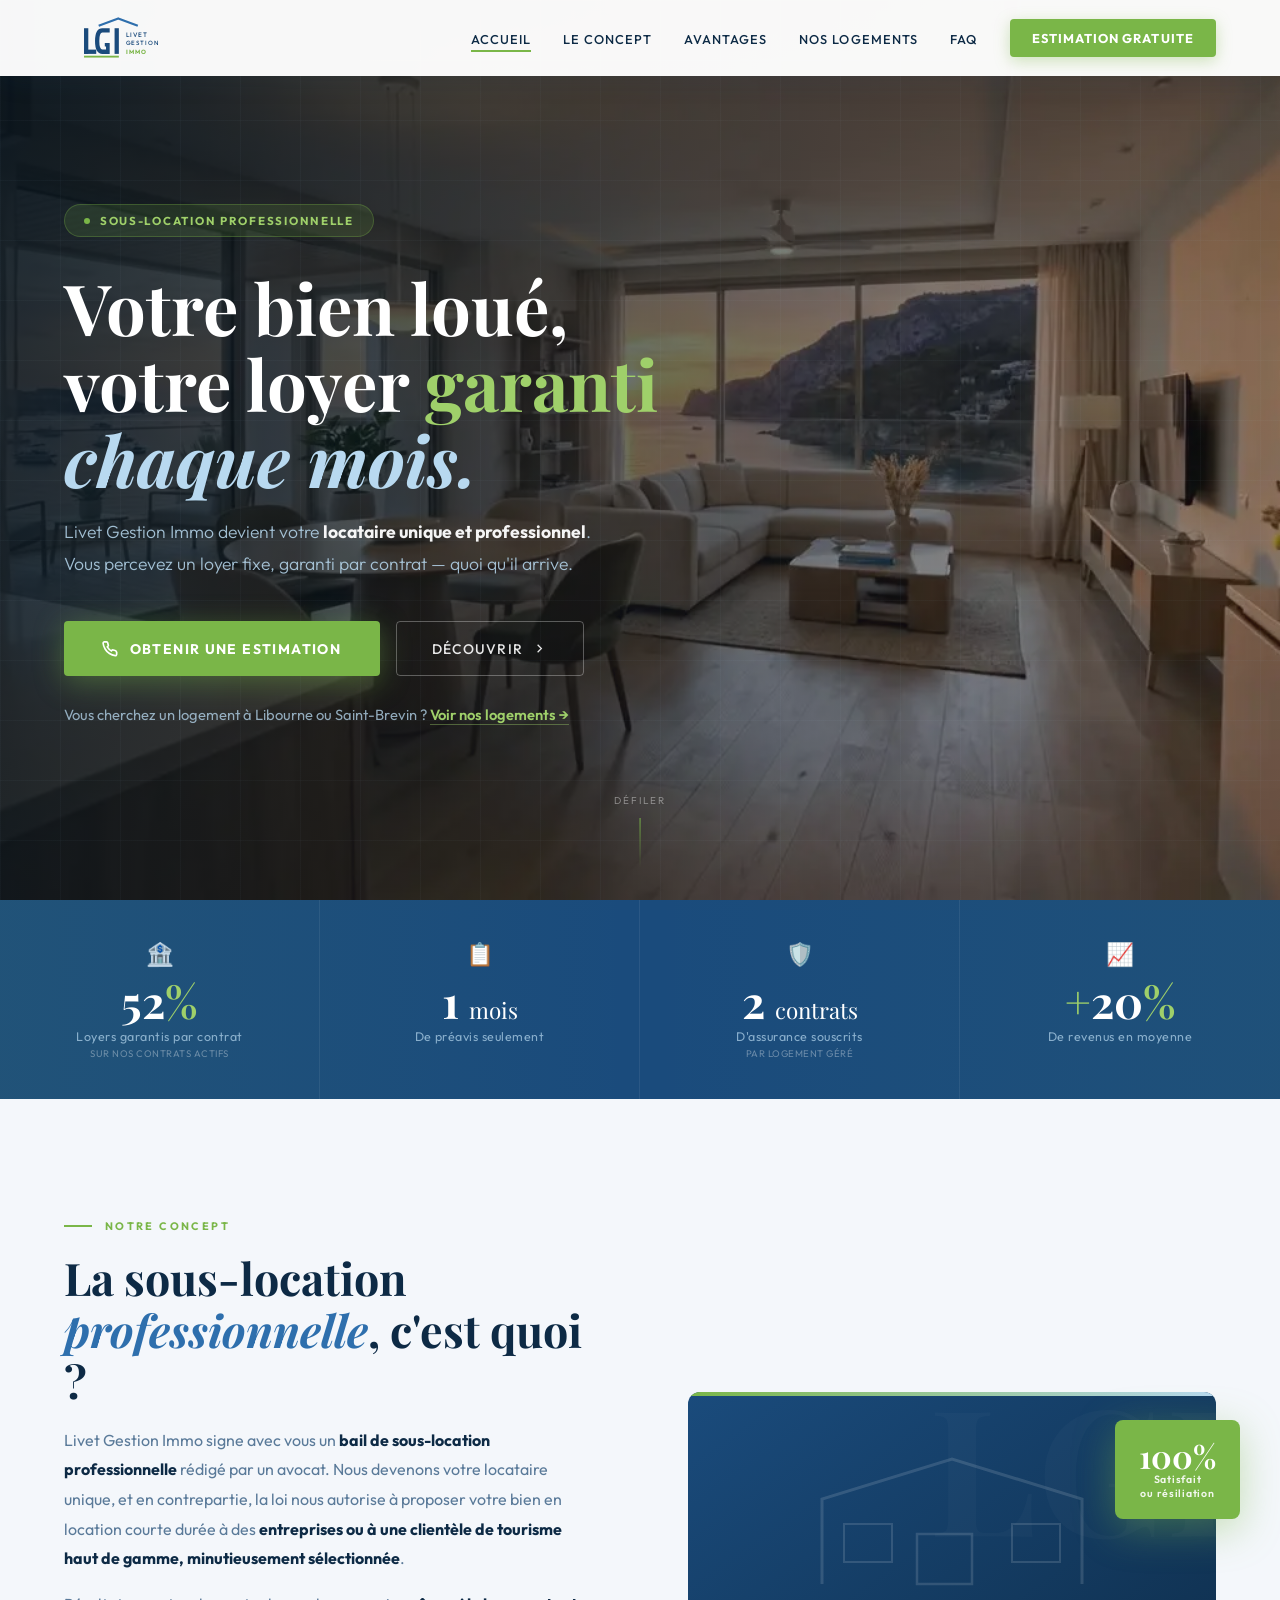
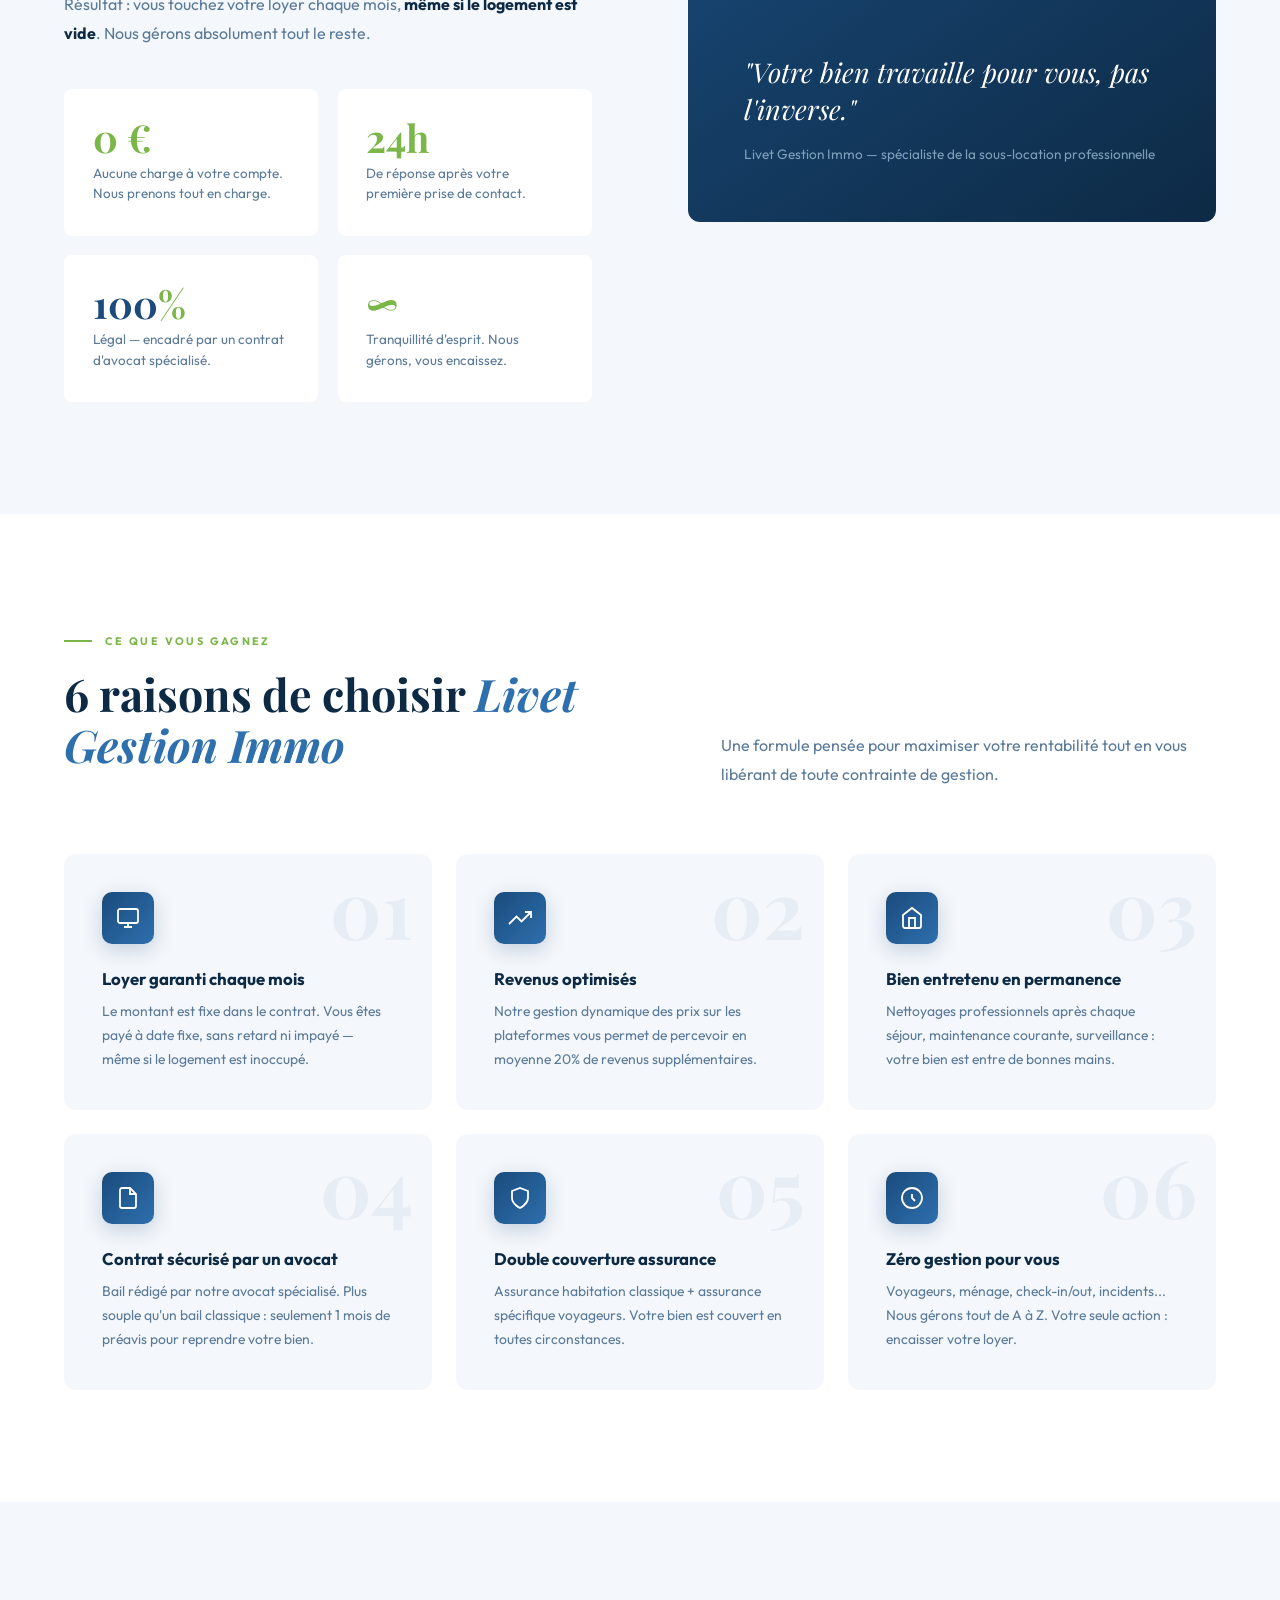
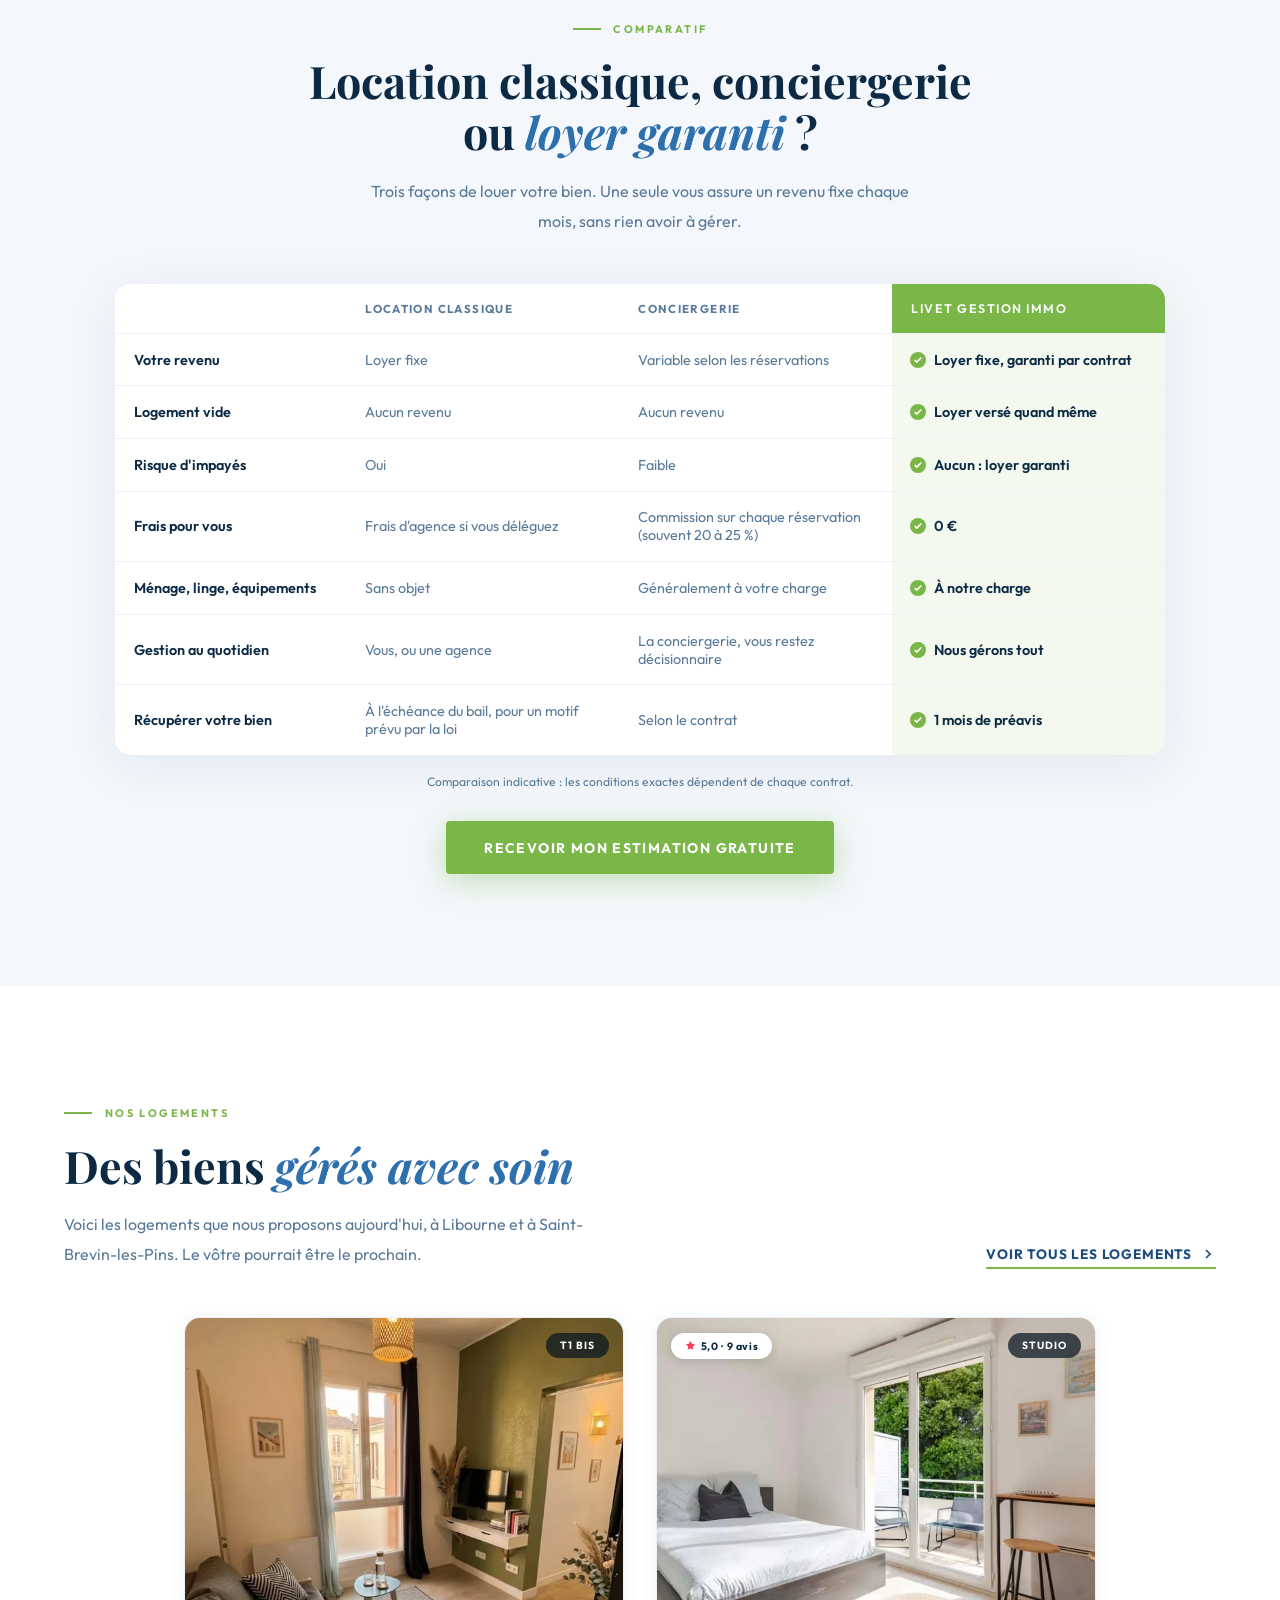
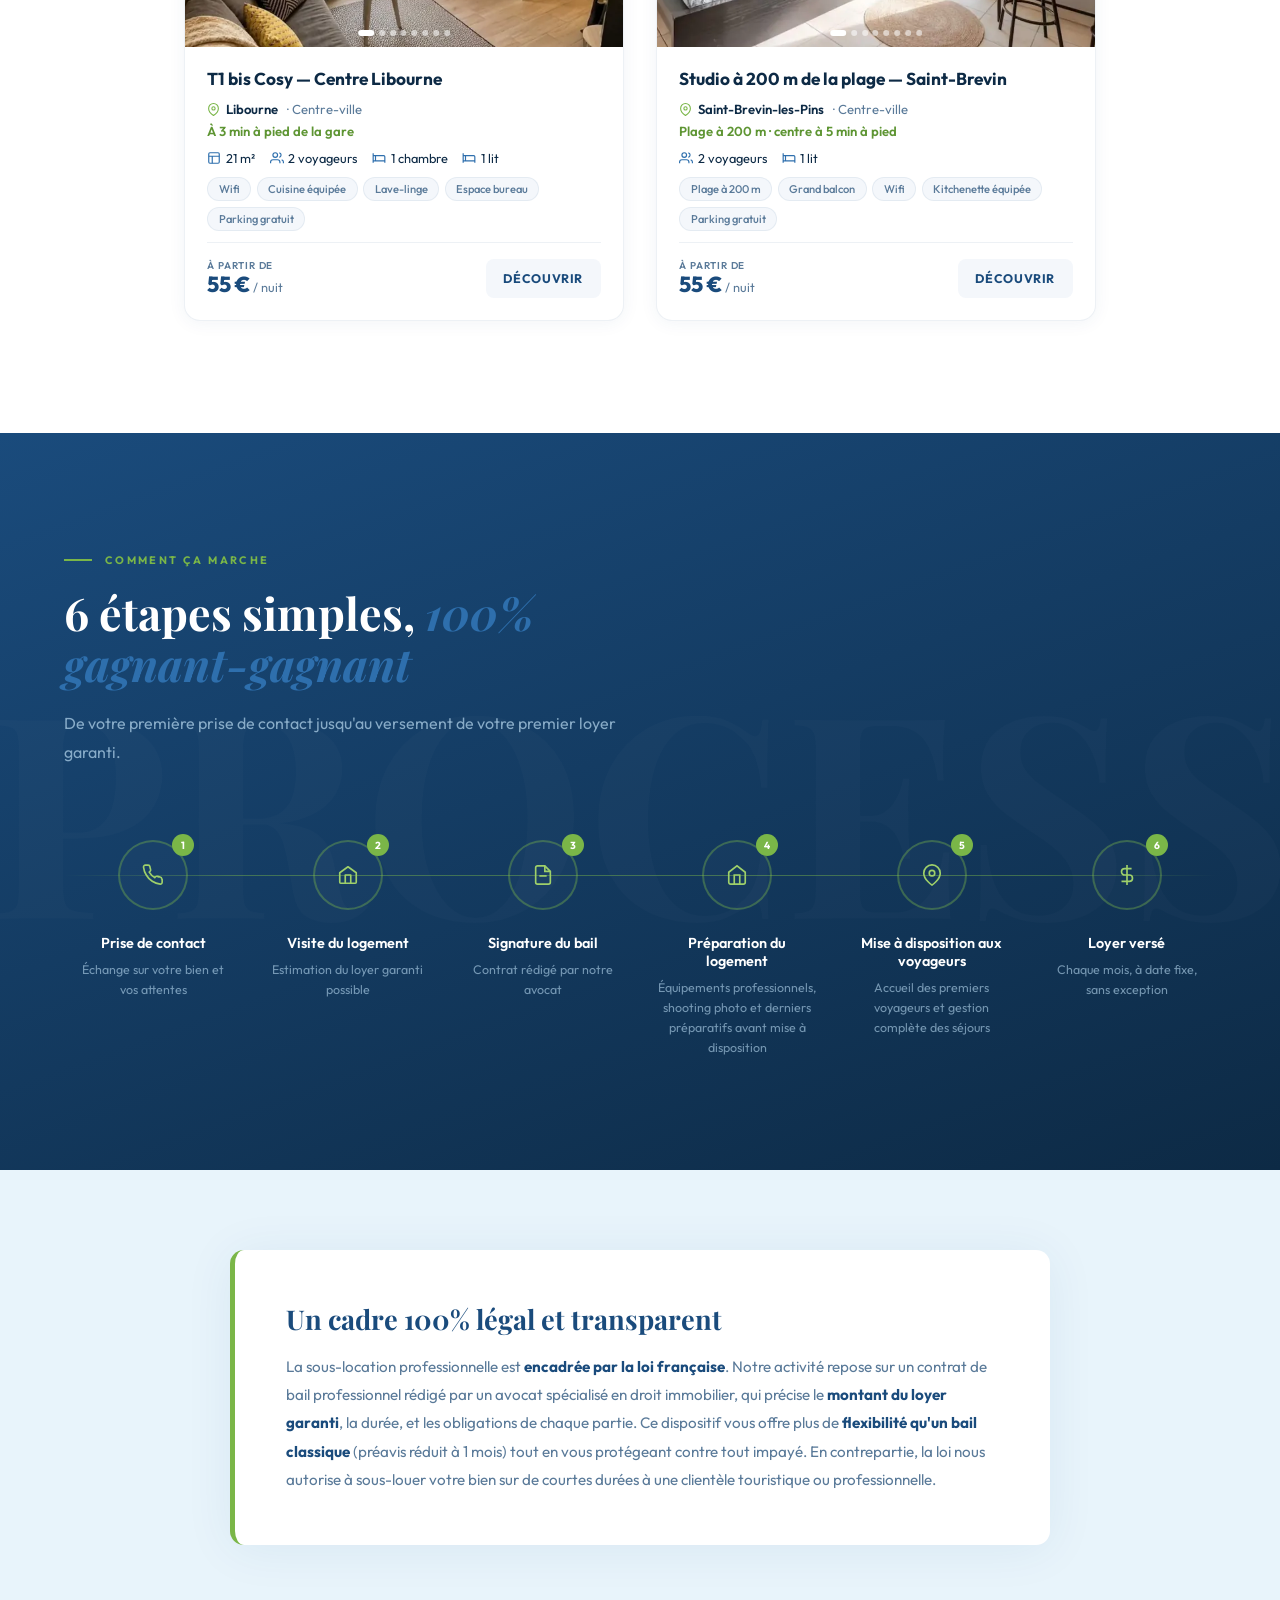
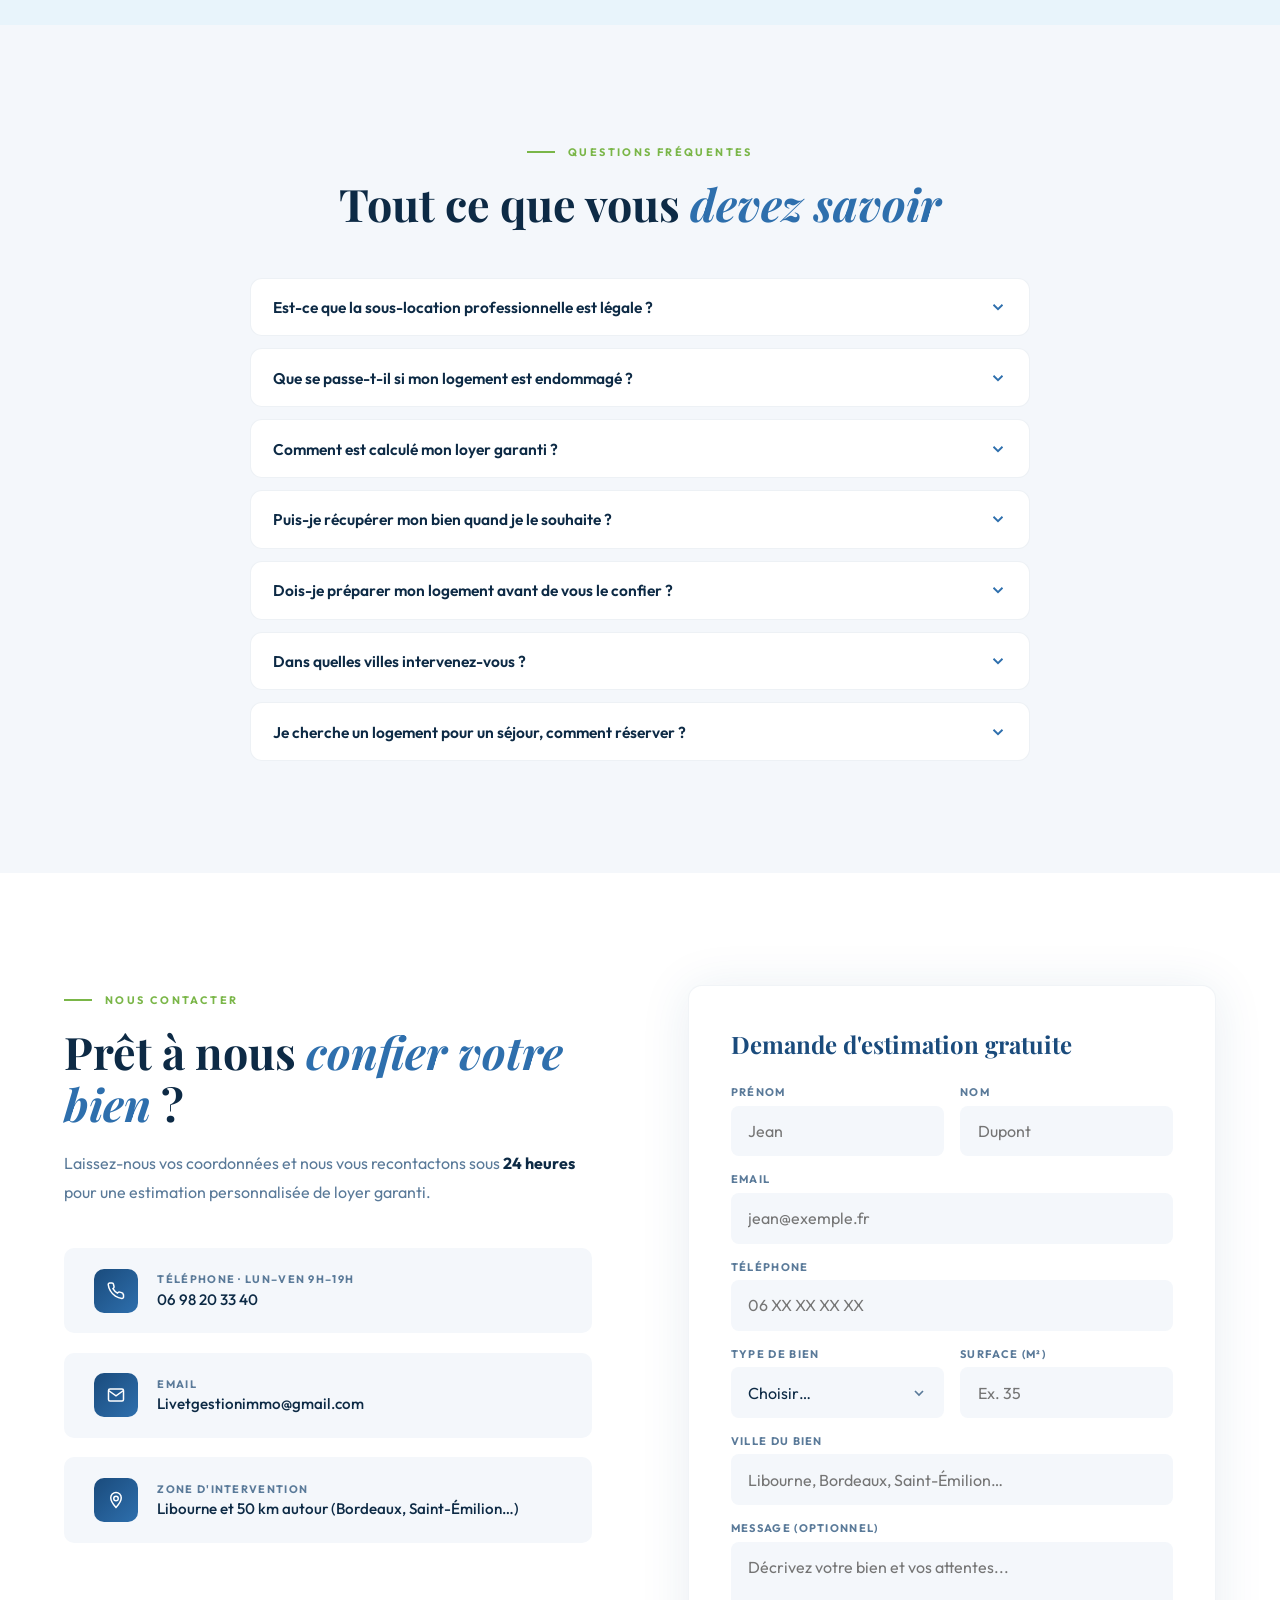
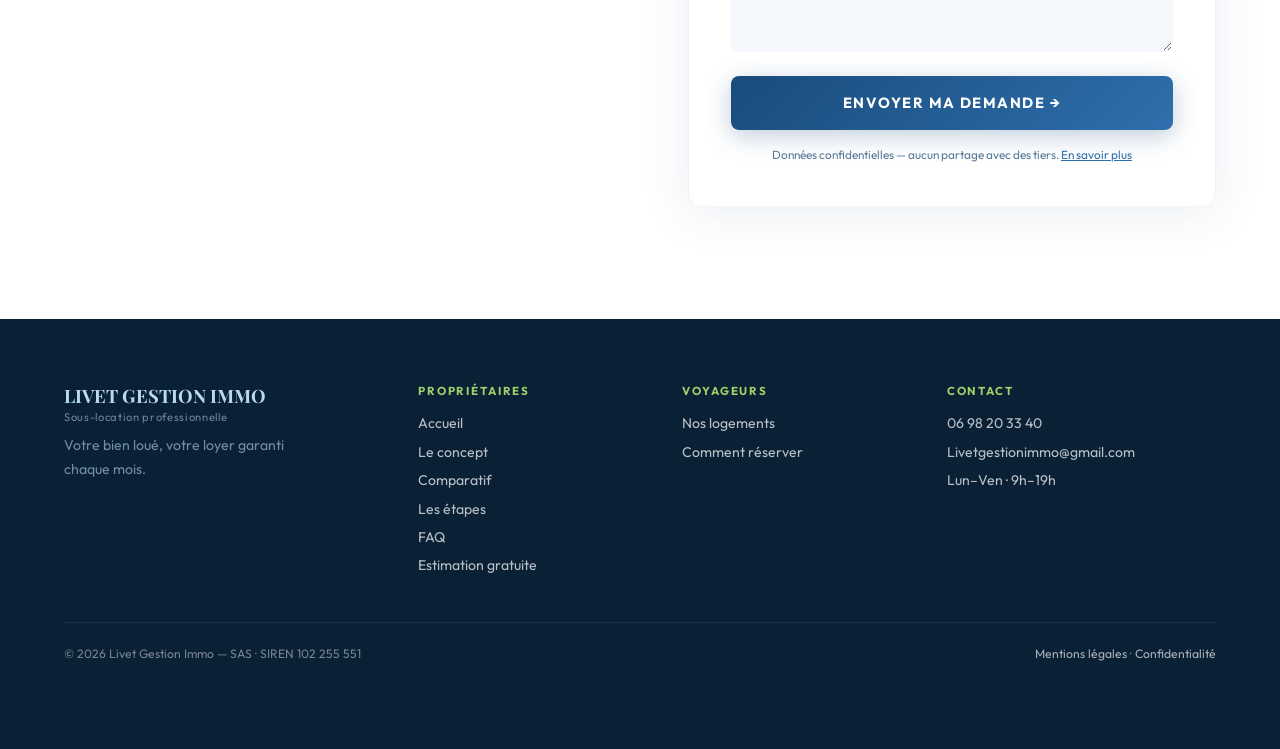
<file: index.html>
<!DOCTYPE html>
<html lang="fr" class="no-js">
<head>
<meta charset="UTF-8"/>
<meta name="viewport" content="width=device-width, initial-scale=1.0"/>
<title>Livet Gestion Immo — Sous-location professionnelle à Libourne | Loyer garanti</title>
<meta name="description" content="Livet Gestion Immo devient votre locataire unique à Libourne et alentours : loyer garanti chaque mois, zéro gestion, bail rédigé par un avocat. Estimation gratuite sous 24 h."/>
<meta name="robots" content="index, follow"/>
<meta name="theme-color" content="#1a4b7c"/>
<link rel="canonical" href="https://livet-gestion-immo.com/"/>
<meta property="og:title" content="Livet Gestion Immo — Votre bien loué, votre loyer garanti"/>
<meta property="og:description" content="Sous-location professionnelle à Libourne. Loyer garanti, zéro gestion, contrat avocat."/>
<meta property="og:type" content="website"/>
<meta property="og:url" content="https://livet-gestion-immo.com/"/>
<meta property="og:image" content="https://livet-gestion-immo.com/images/og-image.jpg"/>
<meta property="og:locale" content="fr_FR"/>
<meta name="twitter:card" content="summary_large_image"/>
<link rel="icon" href="/favicon.ico" sizes="48x48"/>
<link rel="icon" href="/favicon.svg" type="image/svg+xml"/>
<link rel="icon" type="image/png" sizes="96x96" href="/images/icon-96.png"/>
<link rel="apple-touch-icon" href="/apple-touch-icon.png"/>
<link rel="manifest" href="/site.webmanifest"/>
<link rel="preconnect" href="https://fonts.googleapis.com"/>
<link rel="preconnect" href="https://fonts.gstatic.com" crossorigin/>
<link href="https://fonts.googleapis.com/css2?family=Outfit:wght@300;400;500;600;700;800&family=Playfair+Display:ital,wght@0,400;0,700;1,400;1,600&display=swap" rel="stylesheet"/>
<link rel="stylesheet" href="assets/style.css?v=20261005"/>
<script type="application/ld+json">{"@context":"https://schema.org","@type":"LocalBusiness","name":"Livet Gestion Immo","url":"https://livet-gestion-immo.com/","image":"https://livet-gestion-immo.com/images/og-image.jpg","telephone":"+33698203340","email":"Livetgestionimmo@gmail.com","address":{"@type":"PostalAddress","addressLocality":"Libourne","postalCode":"33500","addressCountry":"FR"},"areaServed":["Libourne","Bordeaux","Saint-Émilion"],"openingHours":"Mo-Fr 09:00-19:00"}</script>
<script type="application/ld+json" id="ld-faq">{"@context": "https://schema.org", "@type": "FAQPage", "mainEntity": [{"@type": "Question", "name": "Est-ce que la sous-location professionnelle est légale ?", "acceptedAnswer": {"@type": "Answer", "text": "Oui, à 100%. Encadrée par la loi française, notre contrat rédigé par un avocat spécialisé vous protège légalement et précise toutes les obligations de chaque partie."}}, {"@type": "Question", "name": "Que se passe-t-il si mon logement est endommagé ?", "acceptedAnswer": {"@type": "Answer", "text": "Double assurance : votre assurance habitation + notre assurance spécifique voyageurs. En cas de dommage, nous prenons en charge les réparations sans frais de votre part."}}, {"@type": "Question", "name": "Comment est calculé mon loyer garanti ?", "acceptedAnswer": {"@type": "Answer", "text": "Lors de la visite, nous estimons le loyer selon la surface, la localisation et les équipements. Ce montant est fixé dans le contrat et ne change jamais — logement occupé ou non."}}, {"@type": "Question", "name": "Puis-je récupérer mon bien quand je le souhaite ?", "acceptedAnswer": {"@type": "Answer", "text": "Oui. Le bail professionnel prévoit un préavis de seulement 1 mois, contre 3 mois pour un bail classique. Totale flexibilité garantie."}}, {"@type": "Question", "name": "Dois-je préparer mon logement avant de vous le confier ?", "acceptedAnswer": {"@type": "Answer", "text": "Non. Équipements, shooting photo, mise en ligne — nous gérons tout. Votre seule action : signer le contrat."}}, {"@type": "Question", "name": "Dans quelles villes intervenez-vous ?", "acceptedAnswer": {"@type": "Answer", "text": "Libourne et un rayon de 50 km : Bordeaux, Saint-Émilion, Périgueux, Bergerac. Hors zone, contactez-nous directement."}}, {"@type": "Question", "name": "Je cherche un logement pour un séjour, comment réserver ?", "acceptedAnswer": {"@type": "Answer", "text": "Rendez-vous sur la page Nos logements : choisissez votre appartement, indiquez vos dates et envoyez votre demande. Nous vous confirmons la disponibilité et le tarif sous 24 h, sans frais de plateforme."}}]}</script>
<script type="application/ld+json" id="ld-site">{"@context": "https://schema.org", "@type": "WebSite", "name": "Livet Gestion Immo", "alternateName": "LGI", "url": "https://livet-gestion-immo.com/"}</script>
<script type="application/ld+json" id="ld-org">{"@context": "https://schema.org", "@type": "Organization", "name": "Livet Gestion Immo", "legalName": "LIVET GESTION IMMO SAS", "url": "https://livet-gestion-immo.com/", "logo": "https://livet-gestion-immo.com/images/icon-512.png", "telephone": "+33698203340", "email": "Livetgestionimmo@gmail.com"}</script>
</head>
<body>
<div id="scroll-progress"><div id="scroll-bar"></div></div>
<div class="cursor" id="cur"></div>
<div class="cursor-ring" id="curRing"></div>

<nav class="site-nav" aria-label="Navigation principale">
  <a class="nav-logo" href="./" aria-label="Livet Gestion Immo — retour à l'accueil">
    <svg width="160" height="52" viewBox="0 0 220 72" fill="none" xmlns="http://www.w3.org/2000/svg" aria-hidden="true">
      <polyline points="56,16 88,4 120,16" stroke="#2e6fad" stroke-width="3.5" stroke-linejoin="round" fill="none"/>
      <rect x="32" y="20" width="7" height="42" fill="#1a4b7c"/>
      <rect x="32" y="55" width="20" height="7" fill="#1a4b7c"/>
      <path d="M62 20 Q50,20 50,41 Q50,62 62,62 L74,62 L74,44 L66,44 L66,50 L68,50 L68,55 L62,55 Q57,55 57,41 Q57,27 62,27 L74,27 L74,20 Z" fill="#1a4b7c"/>
      <rect x="82" y="20" width="7" height="42" fill="#1a4b7c"/>
      <rect x="32" y="65" width="57" height="3" fill="#7ab648"/>
      <text x="100" y="34" fill="#1a4b7c" font-family="Outfit,sans-serif" font-size="10.5" font-weight="500" letter-spacing="1.5">LIVET</text>
      <text x="100" y="48" fill="#1a4b7c" font-family="Outfit,sans-serif" font-size="10" font-weight="500" letter-spacing="1.5">GESTION</text>
      <text x="100" y="62" fill="#7ab648" font-family="Outfit,sans-serif" font-size="10" font-weight="700" letter-spacing="2">IMMO</text>
    </svg>
  </a>
  <button class="nav-toggle" type="button" aria-label="Ouvrir le menu" aria-expanded="false" aria-controls="navLinks"><span></span><span></span><span></span></button>
  <ul class="nav-links" id="navLinks">
    <li><a href="./" aria-current="page">Accueil</a></li>
    <li><a href="./#about">Le concept</a></li>
    <li><a href="./#avantages">Avantages</a></li>
    <li><a href="logements.html">Nos logements</a></li>
    <li><a href="./#faq">FAQ</a></li>
    <li class="nav-mobile-only"><a href="tel:+33698203340">Appeler · 06 98 20 33 40</a></li>
    <li><a href="./#contact" class="nav-cta">Estimation gratuite</a></li>
  </ul>
</nav>

<main>
<section id="hero">
  <video id="heroVideo" autoplay muted loop playsinline preload="metadata" poster="images/hero-poster.webp" aria-hidden="true">
    <source src="video/hero-mobile.mp4" type="video/mp4" media="(max-width: 768px)"/>
    <source src="video/hero.mp4" type="video/mp4"/>
  </video>
  <div class="hero-overlay"></div>
  <div class="hero-grid"></div>
  <div class="particles" id="pc"></div>
  <div class="hero-content">
    <div class="hero-badge"><div class="badge-dot"></div>Sous-location professionnelle</div>
    <h1 class="hero-title">Votre bien loué,<br>votre loyer <span class="accent">garanti</span><br><span class="italic">chaque mois.</span></h1>
    <p class="hero-sub">Livet Gestion Immo devient votre <strong>locataire unique et professionnel</strong>. Vous percevez un loyer fixe, garanti par contrat — quoi qu'il arrive.</p>
    <div class="hero-btns">
      <a href="#contact" class="btn-main">
        <svg width="16" height="16" viewBox="0 0 24 24" fill="none" stroke="currentColor" stroke-width="2.5" aria-hidden="true"><path d="M22 16.92v3a2 2 0 0 1-2.18 2 19.79 19.79 0 0 1-8.63-3.07A19.5 19.5 0 0 1 4.69 12 19.79 19.79 0 0 1 1.65 3.42 2 2 0 0 1 3.62 1.25h3a2 2 0 0 1 2 1.72c.127.96.361 1.903.7 2.81a2 2 0 0 1-.45 2.11L7.91 8.85a16 16 0 0 0 6 6l.91-.91a2 2 0 0 1 2.11-.45c.907.339 1.85.573 2.81.7a2 2 0 0 1 1.72 2.02z"/></svg>
        Obtenir une estimation
      </a>
      <a href="#about" class="btn-outline">Découvrir <svg width="15" height="15" viewBox="0 0 24 24" fill="none" stroke="currentColor" stroke-width="2" aria-hidden="true"><polyline points="9 18 15 12 9 6"/></svg></a>
    </div>
    <p class="hero-travel">Vous cherchez un logement à Libourne ou Saint-Brevin ? <a href="logements.html">Voir nos logements →</a></p>
  </div>
  <button type="button" class="scroll-ind" onclick="document.getElementById('stats').scrollIntoView({behavior:'smooth'})" aria-label="Défiler vers la suite">
    <span class="scroll-txt">Défiler</span>
    <span class="scroll-line"></span>
  </button>
</section>

<div class="stats-band" id="stats">
  <div class="stat-item"><div class="stat-emoji" aria-hidden="true">🏦</div><div class="stat-num"><span class="count" data-t="100">100</span><span class="g">%</span></div><div class="stat-lbl">Loyers garantis par contrat</div><div class="stat-src">Sur nos contrats actifs</div></div>
  <div class="stat-item"><div class="stat-emoji" aria-hidden="true">📋</div><div class="stat-num"><span class="count" data-t="1">1</span> <small>mois</small></div><div class="stat-lbl">De préavis seulement</div></div>
  <div class="stat-item"><div class="stat-emoji" aria-hidden="true">🛡️</div><div class="stat-num"><span class="count" data-t="2">2</span> <small>contrats</small></div><div class="stat-lbl">D'assurance souscrits</div><div class="stat-src">Par logement géré</div></div>
  <div class="stat-item"><div class="stat-emoji" aria-hidden="true">📈</div><div class="stat-num"><span class="g">+</span><span class="count" data-t="20">20</span><span class="g">%</span></div><div class="stat-lbl">De revenus en moyenne</div></div>
</div>

<section id="about">
  <div class="rev-l">
    <p class="s-label">Notre concept</p>
    <h2 class="s-title">La sous-location <em>professionnelle</em>, c'est quoi ?</h2>
    <p class="s-body">Livet Gestion Immo signe avec vous un <strong>bail de sous-location professionnelle</strong> rédigé par un avocat. Nous devenons votre locataire unique, et en contrepartie, la loi nous autorise à proposer votre bien en location courte durée à des <strong>entreprises ou à une clientèle de tourisme haut de gamme, minutieusement sélectionnée</strong>.</p>
    <p class="s-body" style="margin-top:1rem;">Résultat : vous touchez votre loyer chaque mois, <strong>même si le logement est vide</strong>. Nous gérons absolument tout le reste.</p>
    <div class="num-cards">
      <div class="nc"><div class="nc-big"><span class="g">0 €</span></div><div class="nc-desc">Aucune charge à votre compte. Nous prenons tout en charge.</div></div>
      <div class="nc"><div class="nc-big"><span class="g">24h</span></div><div class="nc-desc">De réponse après votre première prise de contact.</div></div>
      <div class="nc"><div class="nc-big">100<span class="g">%</span></div><div class="nc-desc">Légal — encadré par un contrat d'avocat spécialisé.</div></div>
      <div class="nc"><div class="nc-big"><span class="g">∞</span></div><div class="nc-desc">Tranquillité d'esprit. Nous gérons, vous encaissez.</div></div>
    </div>
  </div>
  <div class="about-card-wrap rev-r">
    <div class="about-main">
      <div class="about-stripe"></div>
      <svg style="width:100%;height:170px;opacity:.13;margin-bottom:2.2rem" viewBox="0 0 300 170" fill="none" aria-hidden="true">
        <polyline points="20,135 20,50 150,10 280,50 280,135" stroke="white" stroke-width="3"/>
        <rect x="115" y="85" width="55" height="50" stroke="white" stroke-width="2.5"/>
        <rect x="42" y="75" width="48" height="38" stroke="white" stroke-width="2"/>
        <rect x="210" y="75" width="48" height="38" stroke="white" stroke-width="2"/>
      </svg>
      <div class="about-quote">"Votre bien travaille pour vous, pas l'inverse."</div>
      <div class="about-sub-text">Livet Gestion Immo — spécialiste de la sous-location professionnelle</div>
    </div>
    <div class="float-badge"><div class="fb-num">100%</div><div class="fb-lbl">Satisfait<br>ou résiliation</div></div>
  </div>
</section>

<section id="avantages">
  <div class="av-intro">
    <div class="rev"><p class="s-label">Ce que vous gagnez</p><h2 class="s-title">6 raisons de choisir <em>Livet Gestion Immo</em></h2></div>
    <p class="s-body rev d2">Une formule pensée pour maximiser votre rentabilité tout en vous libérant de toute contrainte de gestion.</p>
  </div>
  <div class="av-grid">
    <div class="av-card rev d1"><div class="av-num">01</div><div class="av-ico"><svg viewBox="0 0 24 24"><rect x="2" y="3" width="20" height="14" rx="2"/><path d="M8 21h8M12 17v4"/></svg></div><h3 class="av-title">Loyer garanti chaque mois</h3><p class="av-desc">Le montant est fixe dans le contrat. Vous êtes payé à date fixe, sans retard ni impayé — même si le logement est inoccupé.</p></div>
    <div class="av-card rev d2"><div class="av-num">02</div><div class="av-ico"><svg viewBox="0 0 24 24"><polyline points="23 6 13.5 15.5 8.5 10.5 1 18"/><polyline points="17 6 23 6 23 12"/></svg></div><h3 class="av-title">Revenus optimisés</h3><p class="av-desc">Notre gestion dynamique des prix sur les plateformes vous permet de percevoir en moyenne 20% de revenus supplémentaires.</p></div>
    <div class="av-card rev d3"><div class="av-num">03</div><div class="av-ico"><svg viewBox="0 0 24 24"><path d="M3 9l9-7 9 7v11a2 2 0 0 1-2 2H5a2 2 0 0 1-2-2z"/><polyline points="9 22 9 12 15 12 15 22"/></svg></div><h3 class="av-title">Bien entretenu en permanence</h3><p class="av-desc">Nettoyages professionnels après chaque séjour, maintenance courante, surveillance : votre bien est entre de bonnes mains.</p></div>
    <div class="av-card rev d1"><div class="av-num">04</div><div class="av-ico"><svg viewBox="0 0 24 24"><path d="M14 2H6a2 2 0 0 0-2 2v16a2 2 0 0 0 2 2h12a2 2 0 0 0 2-2V8z"/><polyline points="14 2 14 8 20 8"/></svg></div><h3 class="av-title">Contrat sécurisé par un avocat</h3><p class="av-desc">Bail rédigé par notre avocat spécialisé. Plus souple qu'un bail classique : seulement 1 mois de préavis pour reprendre votre bien.</p></div>
    <div class="av-card rev d2"><div class="av-num">05</div><div class="av-ico"><svg viewBox="0 0 24 24"><path d="M12 22s8-4 8-10V5l-8-3-8 3v7c0 6 8 10 8 10z"/></svg></div><h3 class="av-title">Double couverture assurance</h3><p class="av-desc">Assurance habitation classique + assurance spécifique voyageurs. Votre bien est couvert en toutes circonstances.</p></div>
    <div class="av-card rev d3"><div class="av-num">06</div><div class="av-ico"><svg viewBox="0 0 24 24"><circle cx="12" cy="12" r="10"/><path d="M12 8v4l3 3"/></svg></div><h3 class="av-title">Zéro gestion pour vous</h3><p class="av-desc">Voyageurs, ménage, check-in/out, incidents... Nous gérons tout de A à Z. Votre seule action : encaisser votre loyer.</p></div>
  </div>
</section>

<section id="comparatif">
  <div class="cmp-head rev">
    <p class="s-label">Comparatif</p>
    <h2 class="s-title">Location classique, conciergerie<br>ou <em>loyer garanti</em> ?</h2>
    <p class="s-body">Trois façons de louer votre bien. Une seule vous assure un revenu fixe chaque mois, sans rien avoir à gérer.</p>
  </div>
  <div class="cmp-wrap rev">
    <table class="cmp">
      <thead>
        <tr><th scope="col"><span class="hp">Critère</span></th><th scope="col">Location classique</th><th scope="col">Conciergerie</th><th scope="col" class="cmp-lgi">Livet Gestion Immo</th></tr>
      </thead>
      <tbody>
        <tr><th scope="row">Votre revenu</th><td data-l="Location classique">Loyer fixe</td><td data-l="Conciergerie">Variable selon les réservations</td><td data-l="Livet Gestion Immo" class="cmp-lgi">Loyer fixe, garanti par contrat</td></tr>
        <tr><th scope="row">Logement vide</th><td data-l="Location classique">Aucun revenu</td><td data-l="Conciergerie">Aucun revenu</td><td data-l="Livet Gestion Immo" class="cmp-lgi">Loyer versé quand même</td></tr>
        <tr><th scope="row">Risque d'impayés</th><td data-l="Location classique">Oui</td><td data-l="Conciergerie">Faible</td><td data-l="Livet Gestion Immo" class="cmp-lgi">Aucun : loyer garanti</td></tr>
        <tr><th scope="row">Frais pour vous</th><td data-l="Location classique">Frais d'agence si vous déléguez</td><td data-l="Conciergerie">Commission sur chaque réservation (souvent 20 à 25 %)</td><td data-l="Livet Gestion Immo" class="cmp-lgi">0 €</td></tr>
        <tr><th scope="row">Ménage, linge, équipements</th><td data-l="Location classique">Sans objet</td><td data-l="Conciergerie">Généralement à votre charge</td><td data-l="Livet Gestion Immo" class="cmp-lgi">À notre charge</td></tr>
        <tr><th scope="row">Gestion au quotidien</th><td data-l="Location classique">Vous, ou une agence</td><td data-l="Conciergerie">La conciergerie, vous restez décisionnaire</td><td data-l="Livet Gestion Immo" class="cmp-lgi">Nous gérons tout</td></tr>
        <tr><th scope="row">Récupérer votre bien</th><td data-l="Location classique">À l'échéance du bail, pour un motif prévu par la loi</td><td data-l="Conciergerie">Selon le contrat</td><td data-l="Livet Gestion Immo" class="cmp-lgi">1 mois de préavis</td></tr>
      </tbody>
    </table>
  </div>
  <p class="cmp-note">Comparaison indicative : les conditions exactes dépendent de chaque contrat.</p>
  <div class="cmp-cta rev"><a href="#contact" class="btn-main">Recevoir mon estimation gratuite</a></div>
</section>

<section id="biens">
  <div class="biens-head">
    <div class="rev">
      <p class="s-label">Nos logements</p>
      <h2 class="s-title">Des biens <em>gérés avec soin</em></h2>
      <p class="s-body">Voici les logements que nous proposons aujourd'hui, à Libourne et à Saint-Brevin-les-Pins. Le vôtre pourrait être le prochain.</p>
    </div>
    <a href="logements.html" class="btn-line rev d2">Voir tous les logements <svg viewBox="0 0 24 24"><polyline points="9 18 15 12 9 6"/></svg></a>
  </div>
  <div class="log-grid" id="teaser-grid"></div>
</section>

<section id="process">
  <div class="proc-bg" aria-hidden="true">PROCESS</div>
  <div class="rev" style="position:relative;z-index:1;max-width:600px;">
    <p class="s-label">Comment ça marche</p>
    <h2 class="s-title">6 étapes simples, <em>100% gagnant-gagnant</em></h2>
    <p class="s-body">De votre première prise de contact jusqu'au versement de votre premier loyer garanti.</p>
  </div>
  <div class="proc-wrap rev">
    <div class="proc-line"></div>
    <ol class="proc-grid">
      <li class="proc-step"><div class="proc-dot"><span class="proc-n">1</span><svg viewBox="0 0 24 24"><path d="M22 16.92v3a2 2 0 0 1-2.18 2 19.79 19.79 0 0 1-8.63-3.07A19.5 19.5 0 0 1 4.69 12 19.79 19.79 0 0 1 1.65 3.42 2 2 0 0 1 3.62 1.25h3a2 2 0 0 1 2 1.72c.127.96.361 1.903.7 2.81a2 2 0 0 1-.45 2.11L7.91 8.85a16 16 0 0 0 6 6l.91-.91a2 2 0 0 1 2.11-.45c.907.339 1.85.573 2.81.7a2 2 0 0 1 1.72 2.02z"/></svg></div><div class="proc-txt"><div class="proc-title">Prise de contact</div><div class="proc-desc">Échange sur votre bien et vos attentes</div></div></li>
      <li class="proc-step"><div class="proc-dot"><span class="proc-n">2</span><svg viewBox="0 0 24 24" stroke-linecap="round" stroke-linejoin="round"><path d="M3 9.5L12 3l9 6.5V20a1 1 0 0 1-1 1H4a1 1 0 0 1-1-1V9.5z"/><path d="M9 21V12h6v9"/></svg></div><div class="proc-txt"><div class="proc-title">Visite du logement</div><div class="proc-desc">Estimation du loyer garanti possible</div></div></li>
      <li class="proc-step"><div class="proc-dot"><span class="proc-n">3</span><svg viewBox="0 0 24 24"><path d="M14 2H6a2 2 0 0 0-2 2v16a2 2 0 0 0 2 2h12a2 2 0 0 0 2-2V8z"/><polyline points="14 2 14 8 20 8"/><line x1="16" y1="13" x2="8" y2="13"/></svg></div><div class="proc-txt"><div class="proc-title">Signature du bail</div><div class="proc-desc">Contrat rédigé par notre avocat</div></div></li>
      <li class="proc-step"><div class="proc-dot"><span class="proc-n">4</span><svg viewBox="0 0 24 24"><path d="M3 9l9-7 9 7v11a2 2 0 0 1-2 2H5a2 2 0 0 1-2-2z"/><polyline points="9 22 9 12 15 12 15 22"/></svg></div><div class="proc-txt"><div class="proc-title">Préparation du logement</div><div class="proc-desc">Équipements professionnels, shooting photo et derniers préparatifs avant mise à disposition</div></div></li>
      <li class="proc-step"><div class="proc-dot"><span class="proc-n">5</span><svg viewBox="0 0 24 24"><path d="M21 10c0 7-9 13-9 13s-9-6-9-13a9 9 0 0 1 18 0z"/><circle cx="12" cy="10" r="3"/></svg></div><div class="proc-txt"><div class="proc-title">Mise à disposition aux voyageurs</div><div class="proc-desc">Accueil des premiers voyageurs et gestion complète des séjours</div></div></li>
      <li class="proc-step"><div class="proc-dot"><span class="proc-n">6</span><svg viewBox="0 0 24 24"><line x1="12" y1="1" x2="12" y2="23"/><path d="M17 5H9.5a3.5 3.5 0 0 0 0 7h5a3.5 3.5 0 0 1 0 7H6"/></svg></div><div class="proc-txt"><div class="proc-title">Loyer versé</div><div class="proc-desc">Chaque mois, à date fixe, sans exception</div></div></li>
    </ol>
  </div>
</section>

<section id="legal">
  <div class="legal-box rev">
    <h2 class="legal-ttl">Un cadre 100% légal et transparent</h2>
    <p class="legal-txt">La sous-location professionnelle est <strong>encadrée par la loi française</strong>. Notre activité repose sur un contrat de bail professionnel rédigé par un avocat spécialisé en droit immobilier, qui précise le <strong>montant du loyer garanti</strong>, la durée, et les obligations de chaque partie. Ce dispositif vous offre plus de <strong>flexibilité qu'un bail classique</strong> (préavis réduit à 1 mois) tout en vous protégeant contre tout impayé. En contrepartie, la loi nous autorise à sous-louer votre bien sur de courtes durées à une clientèle touristique ou professionnelle.</p>
  </div>
</section>

<section id="faq">
  <div class="faq-head rev"><p class="s-label">Questions fréquentes</p><h2 class="s-title">Tout ce que vous <em>devez savoir</em></h2></div>
  <div class="faq-list">
    <div class="faq-item rev d1"><button class="faq-q" type="button" aria-expanded="false">Est-ce que la sous-location professionnelle est légale ?<svg viewBox="0 0 24 24"><polyline points="6 9 12 15 18 9"/></svg></button><div class="faq-a" hidden>Oui, à 100%. Encadrée par la loi française, notre contrat rédigé par un avocat spécialisé vous protège légalement et précise toutes les obligations de chaque partie.</div></div>
    <div class="faq-item rev d2"><button class="faq-q" type="button" aria-expanded="false">Que se passe-t-il si mon logement est endommagé ?<svg viewBox="0 0 24 24"><polyline points="6 9 12 15 18 9"/></svg></button><div class="faq-a" hidden>Double assurance : votre assurance habitation + notre assurance spécifique voyageurs. En cas de dommage, nous prenons en charge les réparations sans frais de votre part.</div></div>
    <div class="faq-item rev d3"><button class="faq-q" type="button" aria-expanded="false">Comment est calculé mon loyer garanti ?<svg viewBox="0 0 24 24"><polyline points="6 9 12 15 18 9"/></svg></button><div class="faq-a" hidden>Lors de la visite, nous estimons le loyer selon la surface, la localisation et les équipements. Ce montant est fixé dans le contrat et ne change jamais — logement occupé ou non.</div></div>
    <div class="faq-item rev d1"><button class="faq-q" type="button" aria-expanded="false">Puis-je récupérer mon bien quand je le souhaite ?<svg viewBox="0 0 24 24"><polyline points="6 9 12 15 18 9"/></svg></button><div class="faq-a" hidden>Oui. Le bail professionnel prévoit un préavis de seulement 1 mois, contre 3 mois pour un bail classique. Totale flexibilité garantie.</div></div>
    <div class="faq-item rev d2"><button class="faq-q" type="button" aria-expanded="false">Dois-je préparer mon logement avant de vous le confier ?<svg viewBox="0 0 24 24"><polyline points="6 9 12 15 18 9"/></svg></button><div class="faq-a" hidden>Non. Équipements, shooting photo, mise en ligne — nous gérons tout. Votre seule action : signer le contrat.</div></div>
    <div class="faq-item rev d3"><button class="faq-q" type="button" aria-expanded="false">Dans quelles villes intervenez-vous ?<svg viewBox="0 0 24 24"><polyline points="6 9 12 15 18 9"/></svg></button><div class="faq-a" hidden>Libourne et un rayon de 50 km : Bordeaux, Saint-Émilion, Périgueux, Bergerac. Hors zone, contactez-nous directement.</div></div>
    <div class="faq-item rev d1"><button class="faq-q" type="button" aria-expanded="false">Je cherche un logement pour un séjour, comment réserver ?<svg viewBox="0 0 24 24"><polyline points="6 9 12 15 18 9"/></svg></button><div class="faq-a" hidden>Rendez-vous sur la page <a href="logements.html" style="color:var(--bleu-clair);font-weight:600">Nos logements</a> : choisissez votre appartement, indiquez vos dates et envoyez votre demande. Nous vous confirmons la disponibilité et le tarif sous 24 h, sans frais de plateforme.</div></div>
  </div>
</section>

<section id="contact">
  <div class="rev-l">
    <p class="s-label">Nous contacter</p>
    <h2 class="s-title">Prêt à nous <em>confier votre bien</em> ?</h2>
    <p class="s-body">Laissez-nous vos coordonnées et nous vous recontactons sous <strong>24 heures</strong> pour une estimation personnalisée de loyer garanti.</p>
    <div class="ci-list">
      <div class="ci"><div class="ci-ico"><svg viewBox="0 0 24 24"><path d="M22 16.92v3a2 2 0 0 1-2.18 2 19.79 19.79 0 0 1-8.63-3.07A19.5 19.5 0 0 1 4.69 12 19.79 19.79 0 0 1 1.65 3.42 2 2 0 0 1 3.62 1.25h3a2 2 0 0 1 2 1.72c.127.96.361 1.903.7 2.81a2 2 0 0 1-.45 2.11L7.91 8.85a16 16 0 0 0 6 6l.91-.91a2 2 0 0 1 2.11-.45c.907.339 1.85.573 2.81.7a2 2 0 0 1 1.72 2.02z"/></svg></div><div class="ci-txt"><strong>Téléphone · Lun–Ven 9h–19h</strong><a href="tel:+33698203340">06 98 20 33 40</a></div></div>
      <div class="ci"><div class="ci-ico"><svg viewBox="0 0 24 24"><path d="M4 4h16c1.1 0 2 .9 2 2v12c0 1.1-.9 2-2 2H4c-1.1 0-2-.9-2-2V6c0-1.1.9-2 2-2z"/><polyline points="22,6 12,13 2,6"/></svg></div><div class="ci-txt"><strong>Email</strong><a href="mailto:Livetgestionimmo@gmail.com">Livetgestionimmo@gmail.com</a></div></div>
      <div class="ci"><div class="ci-ico"><svg viewBox="0 0 24 24"><circle cx="12" cy="10" r="3"/><path d="M12 2C8.13 2 5 5.13 5 9c0 5.25 7 13 7 13s7-7.75 7-13c0-3.87-3.13-7-7-7z"/></svg></div><div class="ci-txt"><strong>Zone d'intervention</strong><span>Libourne et 50 km autour (Bordeaux, Saint-Émilion…)</span></div></div>
    </div>
  </div>
  <div class="rev-r">
    <form class="cf" id="contactForm" action="https://formspree.io/f/xbdzolzv" method="POST" data-ok="Message envoyé ! On vous recontacte sous 24 h.">
      <h3 class="cf-title">Demande d'estimation gratuite</h3>
      <input type="hidden" name="_subject" value="Demande d'estimation propriétaire"/>
      <input type="hidden" name="type_demande" value="Propriétaire — estimation"/>
      <input type="text" name="_gotcha" class="hp" tabindex="-1" autocomplete="off" aria-hidden="true"/>
      <div class="fg-row">
        <div class="fg2"><label for="cPre">Prénom</label><input id="cPre" type="text" name="prenom" placeholder="Jean" autocomplete="given-name" required/></div>
        <div class="fg2"><label for="cNom">Nom</label><input id="cNom" type="text" name="nom" placeholder="Dupont" autocomplete="family-name" required/></div>
      </div>
      <div class="fg2"><label for="cMail">Email</label><input id="cMail" type="email" name="email" placeholder="jean@exemple.fr" autocomplete="email" required/></div>
      <div class="fg2"><label for="cTel">Téléphone</label><input id="cTel" type="tel" name="telephone" placeholder="06 XX XX XX XX" autocomplete="tel"/></div>
      <div class="fg-row">
        <div class="fg2"><label for="cType">Type de bien</label><select id="cType" name="type_de_bien"><option value="">Choisir…</option><option>Studio</option><option>Appartement T2</option><option>Appartement T3+</option><option>Maison</option><option>Autre</option></select></div>
        <div class="fg2"><label for="cSurf">Surface (m²)</label><input id="cSurf" type="number" name="surface_m2" min="5" max="1000" inputmode="numeric" placeholder="Ex. 35"/></div>
      </div>
      <div class="fg2"><label for="cVille">Ville du bien</label><input id="cVille" type="text" name="ville" placeholder="Libourne, Bordeaux, Saint-Émilion…"/></div>
      <div class="fg2"><label for="cMsg">Message (optionnel)</label><textarea id="cMsg" name="message" placeholder="Décrivez votre bien et vos attentes..."></textarea></div>
      <button class="sub-btn" type="submit">Envoyer ma demande &rarr;</button>
      <p class="form-note">Données confidentielles — aucun partage avec des tiers. <a href="confidentialite.html">En savoir plus</a></p>
    </form>
  </div>
</section>
</main>

<footer class="site-footer">
  <div class="ft-grid">
    <div class="ft-col">
      <a href="./" class="ft-brand">LIVET GESTION IMMO<span>Sous-location professionnelle</span></a>
      <p class="ft-tag">Votre bien loué, votre loyer garanti chaque mois.</p>
    </div>
    <nav class="ft-col" aria-label="Liens propriétaires">
      <h2>Propriétaires</h2>
      <a href="./">Accueil</a>
      <a href="./#about">Le concept</a>
      <a href="./#comparatif">Comparatif</a>
      <a href="./#process">Les étapes</a>
      <a href="./#faq">FAQ</a>
      <a href="./#contact">Estimation gratuite</a>
    </nav>
    <nav class="ft-col" aria-label="Liens voyageurs">
      <h2>Voyageurs</h2>
      <a href="logements.html">Nos logements</a>
      <a href="logements.html#reserver">Comment réserver</a>
    </nav>
    <div class="ft-col">
      <h2>Contact</h2>
      <a href="tel:+33698203340">06 98 20 33 40</a>
      <a href="mailto:Livetgestionimmo@gmail.com">Livetgestionimmo@gmail.com</a>
      <span>Lun–Ven · 9h–19h</span>
    </div>
  </div>
  <div class="ft-bottom">
    <span>© <span class="js-year">2026</span> Livet Gestion Immo — SAS · SIREN 102 255 551</span>
    <span><a href="mentions-legales.html">Mentions légales</a> · <a href="confidentialite.html">Confidentialité</a></span>
  </div>
</footer>
<button type="button" class="to-top" aria-label="Revenir en haut de la page"><svg viewBox="0 0 24 24"><polyline points="18 15 12 9 6 15"/></svg></button>
<a href="tel:+33698203340" class="call-fab" aria-label="Appeler Livet Gestion Immo"><svg viewBox="0 0 24 24"><path d="M22 16.92v3a2 2 0 0 1-2.18 2 19.79 19.79 0 0 1-8.63-3.07A19.5 19.5 0 0 1 4.69 12 19.79 19.79 0 0 1 1.65 3.42 2 2 0 0 1 3.62 1.25h3a2 2 0 0 1 2 1.72c.127.96.361 1.903.7 2.81a2 2 0 0 1-.45 2.11L7.91 8.85a16 16 0 0 0 6 6l.91-.91a2 2 0 0 1 2.11-.45c.907.339 1.85.573 2.81.7a2 2 0 0 1 1.72 2.02z"/></svg></a>

<script src="assets/main.js?v=20261005" defer></script>
<script src="assets/logements-data.js?v=20261005" defer></script>
<script src="assets/logements.js?v=20261005" defer></script>
</body>
</html>
</file>
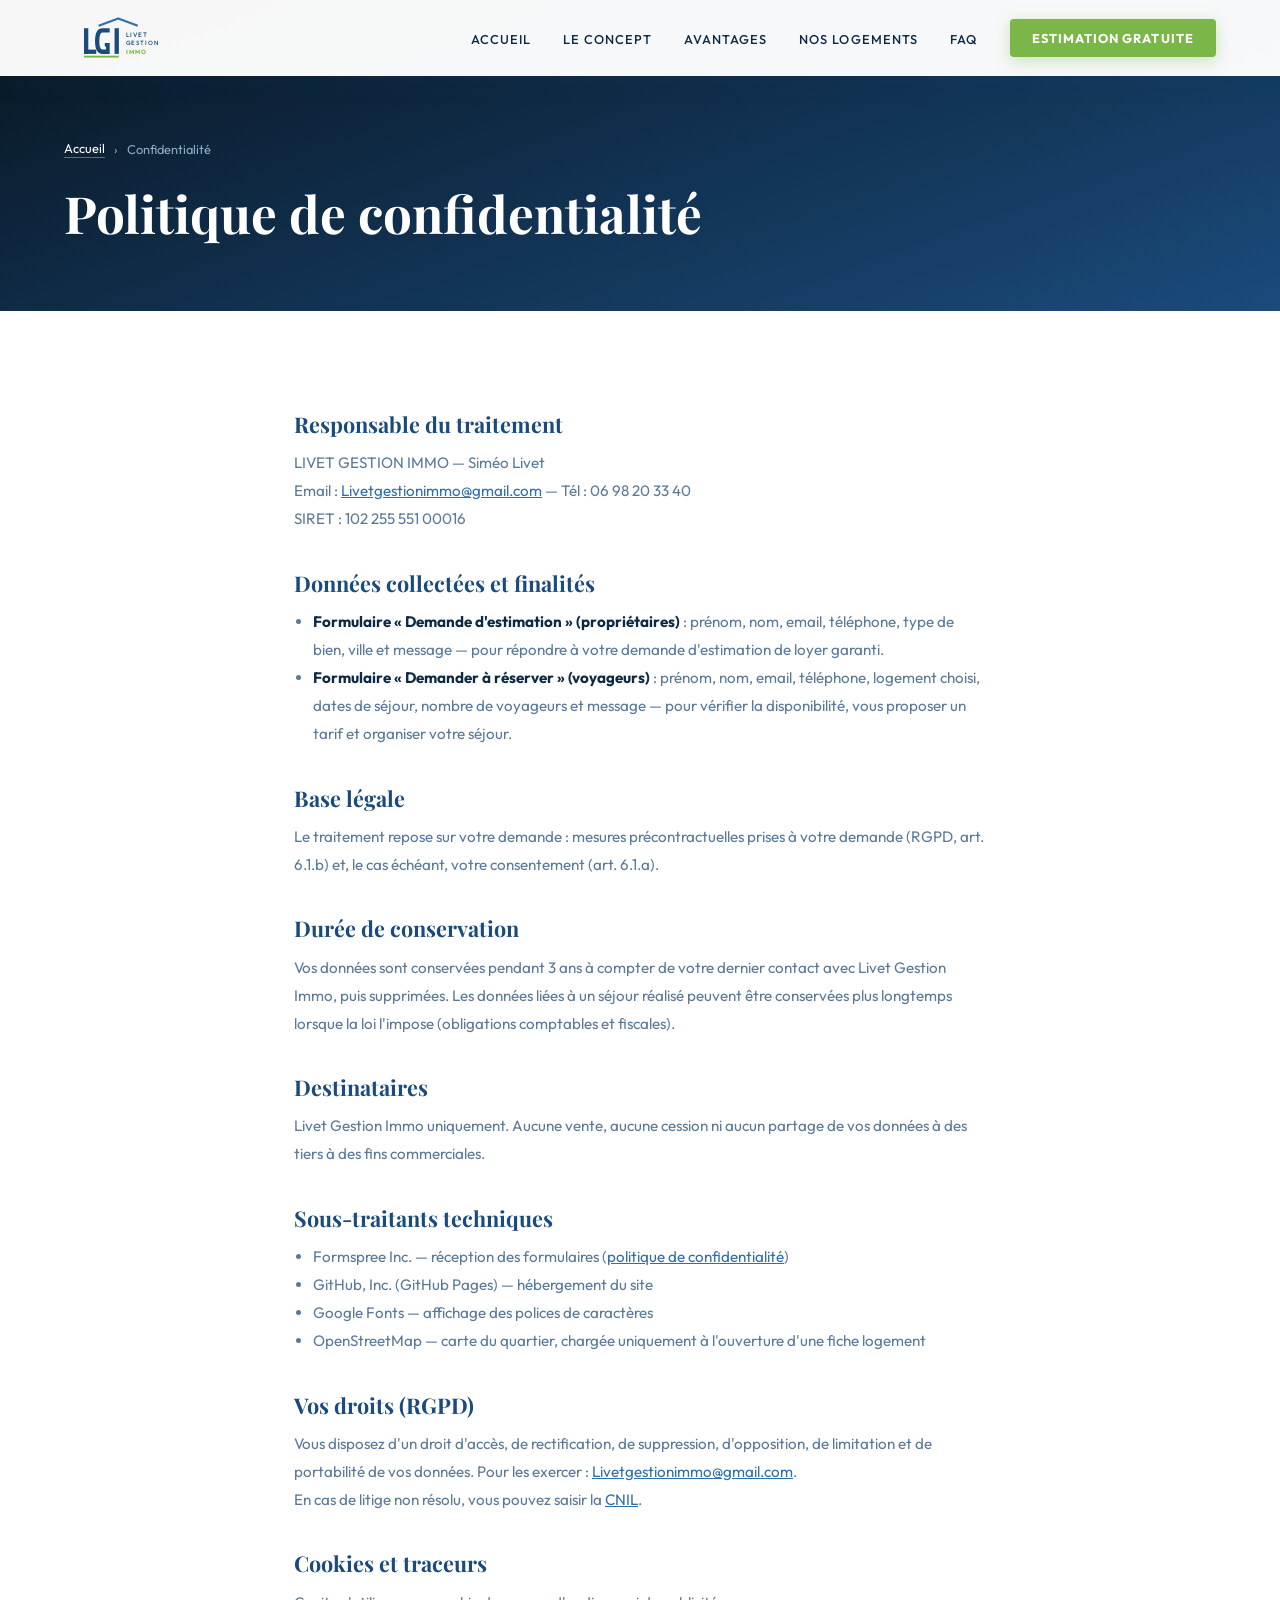
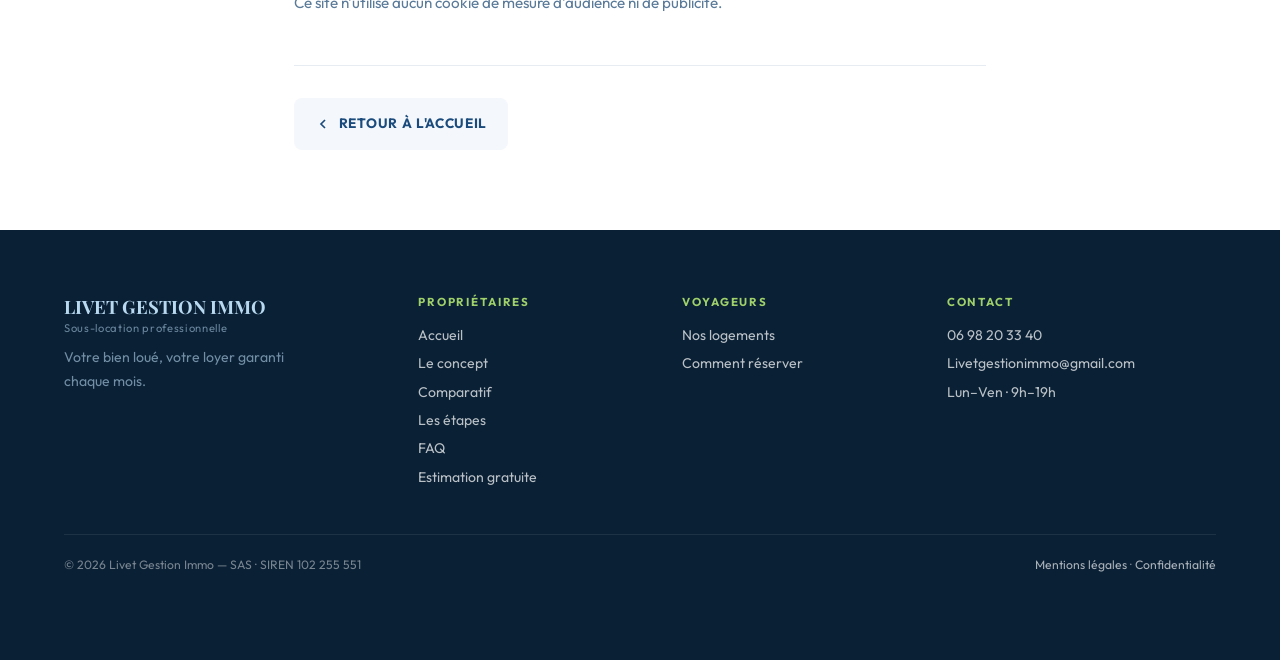
<file: confidentialite.html>
<!DOCTYPE html>
<html lang="fr" class="no-js">
<head>
<meta charset="UTF-8"/>
<meta name="viewport" content="width=device-width, initial-scale=1.0"/>
<title>Politique de confidentialité — Livet Gestion Immo</title>
<meta name="robots" content="noindex, follow"/>
<link rel="canonical" href="https://livet-gestion-immo.com/confidentialite.html"/>
<link rel="icon" href="/favicon.ico" sizes="48x48"/>
<link rel="icon" href="/favicon.svg" type="image/svg+xml"/>
<link rel="icon" type="image/png" sizes="96x96" href="/images/icon-96.png"/>
<link rel="apple-touch-icon" href="/apple-touch-icon.png"/>
<link rel="manifest" href="/site.webmanifest"/>
<link href="https://fonts.googleapis.com/css2?family=Outfit:wght@300;400;500;600;700;800&family=Playfair+Display:wght@700&display=swap" rel="stylesheet"/>
<link rel="stylesheet" href="assets/style.css?v=20261005"/>
<script type="application/ld+json" id="ld-bc">{"@context": "https://schema.org", "@type": "BreadcrumbList", "itemListElement": [{"@type": "ListItem", "position": 1, "name": "Accueil", "item": "https://livet-gestion-immo.com/"}, {"@type": "ListItem", "position": 2, "name": "Confidentialité", "item": "https://livet-gestion-immo.com/confidentialite.html"}]}</script>
</head>
<body>
<nav class="site-nav" aria-label="Navigation principale">
  <a class="nav-logo" href="./" aria-label="Livet Gestion Immo — retour à l'accueil">
    <svg width="160" height="52" viewBox="0 0 220 72" fill="none" xmlns="http://www.w3.org/2000/svg" aria-hidden="true">
      <polyline points="56,16 88,4 120,16" stroke="#2e6fad" stroke-width="3.5" stroke-linejoin="round" fill="none"/>
      <rect x="32" y="20" width="7" height="42" fill="#1a4b7c"/>
      <rect x="32" y="55" width="20" height="7" fill="#1a4b7c"/>
      <path d="M62 20 Q50,20 50,41 Q50,62 62,62 L74,62 L74,44 L66,44 L66,50 L68,50 L68,55 L62,55 Q57,55 57,41 Q57,27 62,27 L74,27 L74,20 Z" fill="#1a4b7c"/>
      <rect x="82" y="20" width="7" height="42" fill="#1a4b7c"/>
      <rect x="32" y="65" width="57" height="3" fill="#7ab648"/>
      <text x="100" y="34" fill="#1a4b7c" font-family="Outfit,sans-serif" font-size="10.5" font-weight="500" letter-spacing="1.5">LIVET</text>
      <text x="100" y="48" fill="#1a4b7c" font-family="Outfit,sans-serif" font-size="10" font-weight="500" letter-spacing="1.5">GESTION</text>
      <text x="100" y="62" fill="#7ab648" font-family="Outfit,sans-serif" font-size="10" font-weight="700" letter-spacing="2">IMMO</text>
    </svg>
  </a>
  <button class="nav-toggle" type="button" aria-label="Ouvrir le menu" aria-expanded="false" aria-controls="navLinks"><span></span><span></span><span></span></button>
  <ul class="nav-links" id="navLinks">
    <li><a href="./">Accueil</a></li>
    <li><a href="./#about">Le concept</a></li>
    <li><a href="./#avantages">Avantages</a></li>
    <li><a href="logements.html">Nos logements</a></li>
    <li><a href="./#faq">FAQ</a></li>
    <li class="nav-mobile-only"><a href="tel:+33698203340">Appeler · 06 98 20 33 40</a></li>
    <li><a href="./#contact" class="nav-cta">Estimation gratuite</a></li>
  </ul>
</nav>

<main>
  <header class="page-hero"><nav class="breadcrumb" aria-label="Fil d'Ariane"><a href="./">Accueil</a><span aria-hidden="true">›</span><span aria-current="page">Confidentialité</span></nav><h1>Politique de confidentialité</h1></header>
  <div class="prose">
    <h2>Responsable du traitement</h2>
    <p>LIVET GESTION IMMO — Siméo Livet<br>
    Email : <a href="mailto:Livetgestionimmo@gmail.com">Livetgestionimmo@gmail.com</a> — Tél : 06 98 20 33 40<br>
    SIRET : 102 255 551 00016</p>

    <h2>Données collectées et finalités</h2>
    <ul>
      <li><strong>Formulaire « Demande d'estimation » (propriétaires)</strong> : prénom, nom, email, téléphone, type de bien, ville et message — pour répondre à votre demande d'estimation de loyer garanti.</li>
      <li><strong>Formulaire « Demander à réserver » (voyageurs)</strong> : prénom, nom, email, téléphone, logement choisi, dates de séjour, nombre de voyageurs et message — pour vérifier la disponibilité, vous proposer un tarif et organiser votre séjour.</li>
    </ul>

    <h2>Base légale</h2>
    <p>Le traitement repose sur votre demande : mesures précontractuelles prises à votre demande (RGPD, art. 6.1.b) et, le cas échéant, votre consentement (art. 6.1.a).</p>

    <h2>Durée de conservation</h2>
    <p>Vos données sont conservées pendant 3 ans à compter de votre dernier contact avec Livet Gestion Immo, puis supprimées. Les données liées à un séjour réalisé peuvent être conservées plus longtemps lorsque la loi l'impose (obligations comptables et fiscales).</p>

    <h2>Destinataires</h2>
    <p>Livet Gestion Immo uniquement. Aucune vente, aucune cession ni aucun partage de vos données à des tiers à des fins commerciales.</p>

    <h2>Sous-traitants techniques</h2>
    <ul>
      <li>Formspree Inc. — réception des formulaires (<a href="https://formspree.io/legal/privacy-policy" target="_blank" rel="noopener">politique de confidentialité</a>)</li>
      <li>GitHub, Inc. (GitHub Pages) — hébergement du site</li>
      <li>Google Fonts — affichage des polices de caractères</li>
      <li>OpenStreetMap — carte du quartier, chargée uniquement à l'ouverture d'une fiche logement</li>
    </ul>

    <h2>Vos droits (RGPD)</h2>
    <p>Vous disposez d'un droit d'accès, de rectification, de suppression, d'opposition, de limitation et de portabilité de vos données. Pour les exercer : <a href="mailto:Livetgestionimmo@gmail.com">Livetgestionimmo@gmail.com</a>.<br>
    En cas de litige non résolu, vous pouvez saisir la <a href="https://www.cnil.fr" target="_blank" rel="noopener">CNIL</a>.</p>

    <h2>Cookies et traceurs</h2>
    <p>Ce site n'utilise aucun cookie de mesure d'audience ni de publicité.</p>
    <p class="back-home"><a href="./" class="btn-back"><svg viewBox="0 0 24 24"><polyline points="15 18 9 12 15 6"/></svg>Retour à l'accueil</a></p>
  </div>
</main>

<footer class="site-footer">
  <div class="ft-grid">
    <div class="ft-col">
      <a href="./" class="ft-brand">LIVET GESTION IMMO<span>Sous-location professionnelle</span></a>
      <p class="ft-tag">Votre bien loué, votre loyer garanti chaque mois.</p>
    </div>
    <nav class="ft-col" aria-label="Liens propriétaires">
      <h2>Propriétaires</h2>
      <a href="./">Accueil</a>
      <a href="./#about">Le concept</a>
      <a href="./#comparatif">Comparatif</a>
      <a href="./#process">Les étapes</a>
      <a href="./#faq">FAQ</a>
      <a href="./#contact">Estimation gratuite</a>
    </nav>
    <nav class="ft-col" aria-label="Liens voyageurs">
      <h2>Voyageurs</h2>
      <a href="logements.html">Nos logements</a>
      <a href="logements.html#reserver">Comment réserver</a>
    </nav>
    <div class="ft-col">
      <h2>Contact</h2>
      <a href="tel:+33698203340">06 98 20 33 40</a>
      <a href="mailto:Livetgestionimmo@gmail.com">Livetgestionimmo@gmail.com</a>
      <span>Lun–Ven · 9h–19h</span>
    </div>
  </div>
  <div class="ft-bottom">
    <span>© <span class="js-year">2026</span> Livet Gestion Immo — SAS · SIREN 102 255 551</span>
    <span><a href="mentions-legales.html">Mentions légales</a> · <a href="confidentialite.html">Confidentialité</a></span>
  </div>
</footer>
<button type="button" class="to-top" aria-label="Revenir en haut de la page"><svg viewBox="0 0 24 24"><polyline points="18 15 12 9 6 15"/></svg></button>
<a href="tel:+33698203340" class="call-fab" aria-label="Appeler Livet Gestion Immo"><svg viewBox="0 0 24 24"><path d="M22 16.92v3a2 2 0 0 1-2.18 2 19.79 19.79 0 0 1-8.63-3.07A19.5 19.5 0 0 1 4.69 12 19.79 19.79 0 0 1 1.65 3.42 2 2 0 0 1 3.62 1.25h3a2 2 0 0 1 2 1.72c.127.96.361 1.903.7 2.81a2 2 0 0 1-.45 2.11L7.91 8.85a16 16 0 0 0 6 6l.91-.91a2 2 0 0 1 2.11-.45c.907.339 1.85.573 2.81.7a2 2 0 0 1 1.72 2.02z"/></svg></a>
<script src="assets/main.js?v=20261005" defer></script>
</body>
</html>
</file>
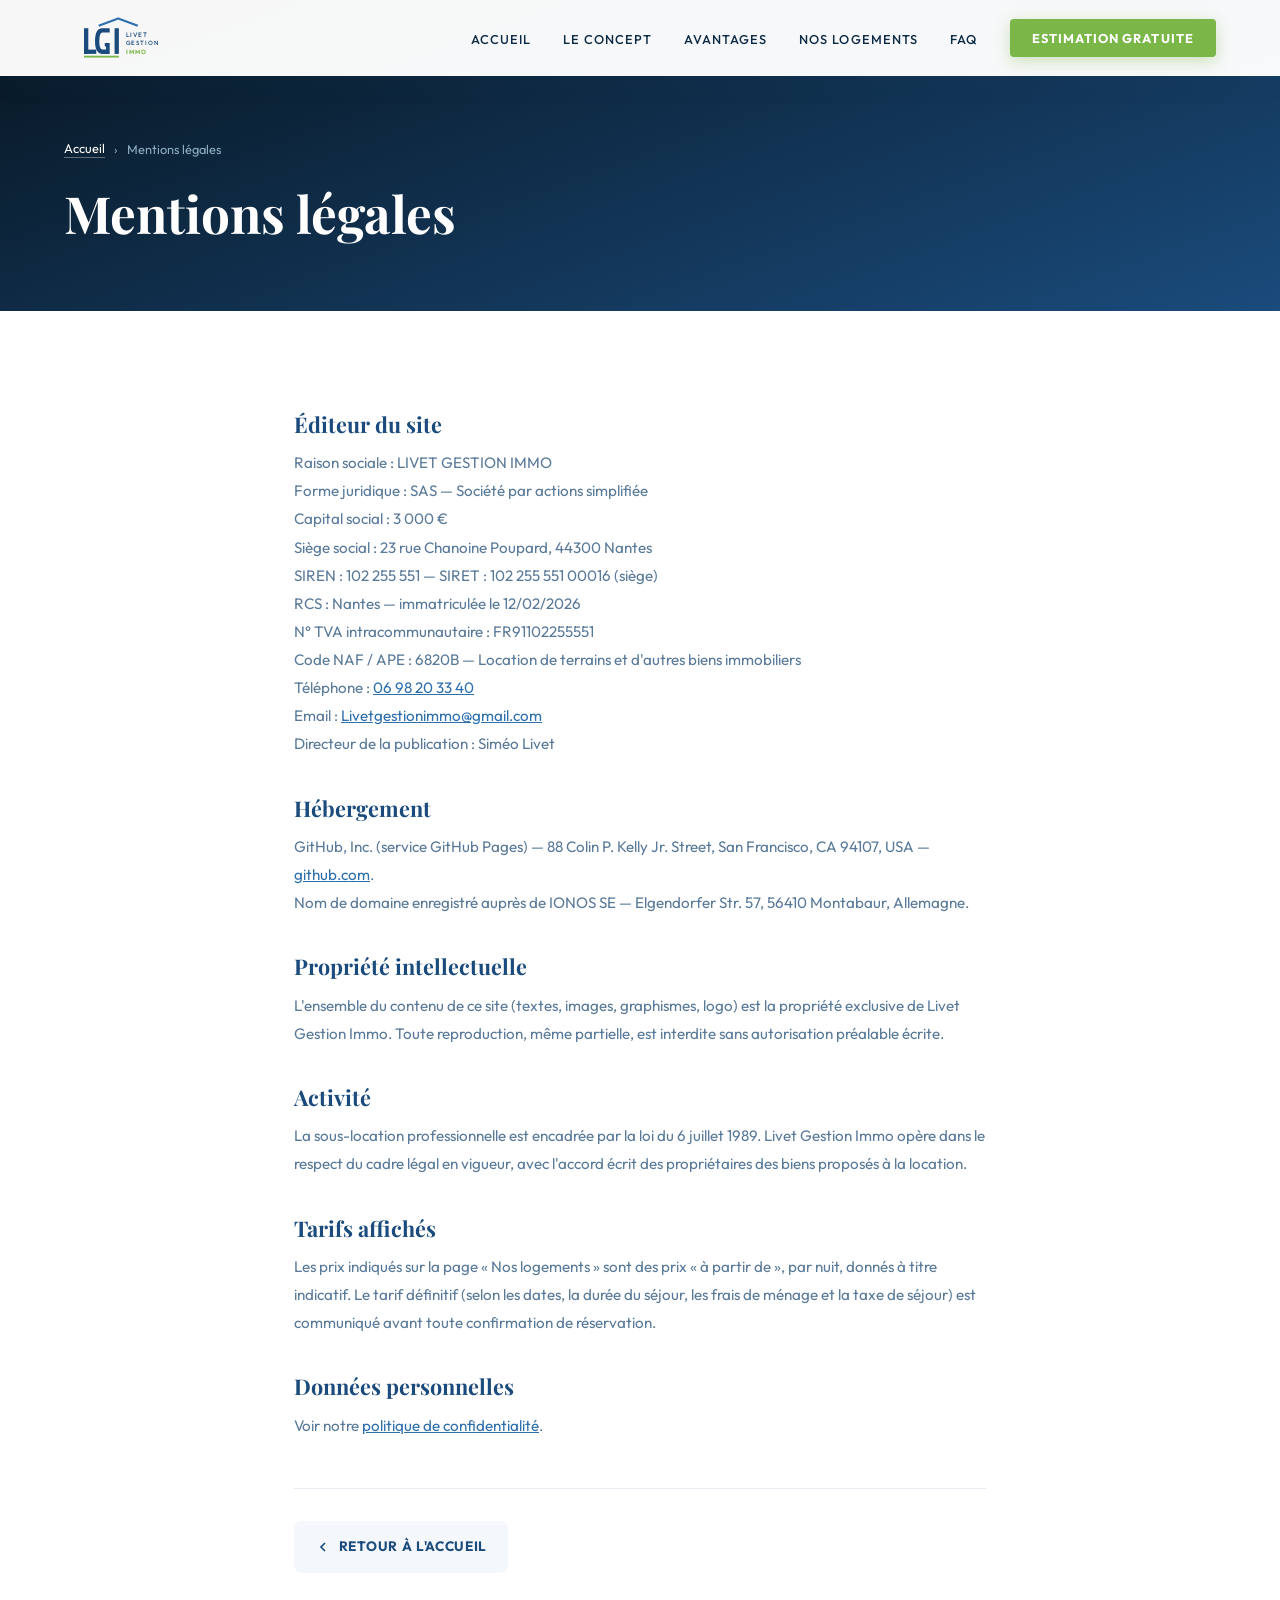
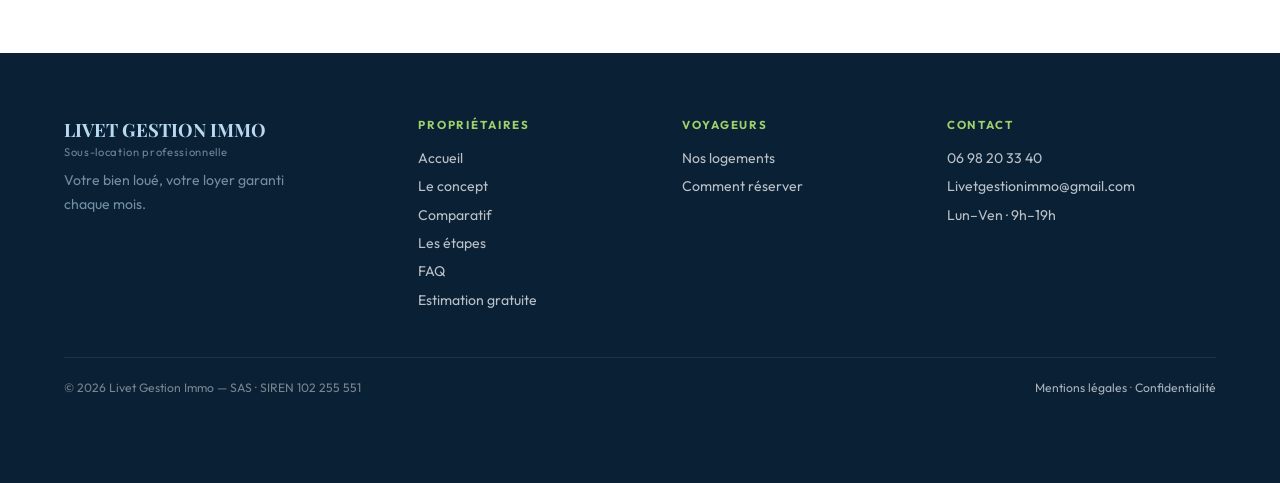
<file: mentions-legales.html>
<!DOCTYPE html>
<html lang="fr" class="no-js">
<head>
<meta charset="UTF-8"/>
<meta name="viewport" content="width=device-width, initial-scale=1.0"/>
<title>Mentions légales — Livet Gestion Immo</title>
<meta name="robots" content="noindex, follow"/>
<link rel="canonical" href="https://livet-gestion-immo.com/mentions-legales.html"/>
<link rel="icon" href="/favicon.ico" sizes="48x48"/>
<link rel="icon" href="/favicon.svg" type="image/svg+xml"/>
<link rel="icon" type="image/png" sizes="96x96" href="/images/icon-96.png"/>
<link rel="apple-touch-icon" href="/apple-touch-icon.png"/>
<link rel="manifest" href="/site.webmanifest"/>
<link href="https://fonts.googleapis.com/css2?family=Outfit:wght@300;400;500;600;700;800&family=Playfair+Display:wght@700&display=swap" rel="stylesheet"/>
<link rel="stylesheet" href="assets/style.css?v=20261005"/>
<script type="application/ld+json" id="ld-bc">{"@context": "https://schema.org", "@type": "BreadcrumbList", "itemListElement": [{"@type": "ListItem", "position": 1, "name": "Accueil", "item": "https://livet-gestion-immo.com/"}, {"@type": "ListItem", "position": 2, "name": "Mentions légales", "item": "https://livet-gestion-immo.com/mentions-legales.html"}]}</script>
</head>
<body>
<nav class="site-nav" aria-label="Navigation principale">
  <a class="nav-logo" href="./" aria-label="Livet Gestion Immo — retour à l'accueil">
    <svg width="160" height="52" viewBox="0 0 220 72" fill="none" xmlns="http://www.w3.org/2000/svg" aria-hidden="true">
      <polyline points="56,16 88,4 120,16" stroke="#2e6fad" stroke-width="3.5" stroke-linejoin="round" fill="none"/>
      <rect x="32" y="20" width="7" height="42" fill="#1a4b7c"/>
      <rect x="32" y="55" width="20" height="7" fill="#1a4b7c"/>
      <path d="M62 20 Q50,20 50,41 Q50,62 62,62 L74,62 L74,44 L66,44 L66,50 L68,50 L68,55 L62,55 Q57,55 57,41 Q57,27 62,27 L74,27 L74,20 Z" fill="#1a4b7c"/>
      <rect x="82" y="20" width="7" height="42" fill="#1a4b7c"/>
      <rect x="32" y="65" width="57" height="3" fill="#7ab648"/>
      <text x="100" y="34" fill="#1a4b7c" font-family="Outfit,sans-serif" font-size="10.5" font-weight="500" letter-spacing="1.5">LIVET</text>
      <text x="100" y="48" fill="#1a4b7c" font-family="Outfit,sans-serif" font-size="10" font-weight="500" letter-spacing="1.5">GESTION</text>
      <text x="100" y="62" fill="#7ab648" font-family="Outfit,sans-serif" font-size="10" font-weight="700" letter-spacing="2">IMMO</text>
    </svg>
  </a>
  <button class="nav-toggle" type="button" aria-label="Ouvrir le menu" aria-expanded="false" aria-controls="navLinks"><span></span><span></span><span></span></button>
  <ul class="nav-links" id="navLinks">
    <li><a href="./">Accueil</a></li>
    <li><a href="./#about">Le concept</a></li>
    <li><a href="./#avantages">Avantages</a></li>
    <li><a href="logements.html">Nos logements</a></li>
    <li><a href="./#faq">FAQ</a></li>
    <li class="nav-mobile-only"><a href="tel:+33698203340">Appeler · 06 98 20 33 40</a></li>
    <li><a href="./#contact" class="nav-cta">Estimation gratuite</a></li>
  </ul>
</nav>

<main>
  <header class="page-hero"><nav class="breadcrumb" aria-label="Fil d'Ariane"><a href="./">Accueil</a><span aria-hidden="true">›</span><span aria-current="page">Mentions légales</span></nav><h1>Mentions légales</h1></header>
  <div class="prose">
    <h2>Éditeur du site</h2>
    <p>
      Raison sociale : LIVET GESTION IMMO<br>
      Forme juridique : SAS — Société par actions simplifiée<br>
      Capital social : 3 000 €<br>
      Siège social : 23 rue Chanoine Poupard, 44300 Nantes<br>
      SIREN : 102 255 551 — SIRET : 102 255 551 00016 (siège)<br>
      RCS : Nantes — immatriculée le 12/02/2026<br>
      N° TVA intracommunautaire : FR91102255551<br>
      Code NAF / APE : 6820B — Location de terrains et d'autres biens immobiliers<br>
      Téléphone : <a href="tel:+33698203340">06 98 20 33 40</a><br>
      Email : <a href="mailto:Livetgestionimmo@gmail.com">Livetgestionimmo@gmail.com</a><br>
      Directeur de la publication : Siméo Livet
    </p>

    <h2>Hébergement</h2>
    <p>GitHub, Inc. (service GitHub Pages) — 88 Colin P. Kelly Jr. Street, San Francisco, CA 94107, USA — <a href="https://github.com" target="_blank" rel="noopener">github.com</a>.<br>Nom de domaine enregistré auprès de IONOS SE — Elgendorfer Str. 57, 56410 Montabaur, Allemagne.</p>

    <h2>Propriété intellectuelle</h2>
    <p>L'ensemble du contenu de ce site (textes, images, graphismes, logo) est la propriété exclusive de Livet Gestion Immo. Toute reproduction, même partielle, est interdite sans autorisation préalable écrite.</p>

    <h2>Activité</h2>
    <p>La sous-location professionnelle est encadrée par la loi du 6 juillet 1989. Livet Gestion Immo opère dans le respect du cadre légal en vigueur, avec l'accord écrit des propriétaires des biens proposés à la location.</p>

    <h2>Tarifs affichés</h2>
    <p>Les prix indiqués sur la page « Nos logements » sont des prix « à partir de », par nuit, donnés à titre indicatif. Le tarif définitif (selon les dates, la durée du séjour, les frais de ménage et la taxe de séjour) est communiqué avant toute confirmation de réservation.</p>

    <h2>Données personnelles</h2>
    <p>Voir notre <a href="confidentialite.html">politique de confidentialité</a>.</p>
    <p class="back-home"><a href="./" class="btn-back"><svg viewBox="0 0 24 24"><polyline points="15 18 9 12 15 6"/></svg>Retour à l'accueil</a></p>
  </div>
</main>

<footer class="site-footer">
  <div class="ft-grid">
    <div class="ft-col">
      <a href="./" class="ft-brand">LIVET GESTION IMMO<span>Sous-location professionnelle</span></a>
      <p class="ft-tag">Votre bien loué, votre loyer garanti chaque mois.</p>
    </div>
    <nav class="ft-col" aria-label="Liens propriétaires">
      <h2>Propriétaires</h2>
      <a href="./">Accueil</a>
      <a href="./#about">Le concept</a>
      <a href="./#comparatif">Comparatif</a>
      <a href="./#process">Les étapes</a>
      <a href="./#faq">FAQ</a>
      <a href="./#contact">Estimation gratuite</a>
    </nav>
    <nav class="ft-col" aria-label="Liens voyageurs">
      <h2>Voyageurs</h2>
      <a href="logements.html">Nos logements</a>
      <a href="logements.html#reserver">Comment réserver</a>
    </nav>
    <div class="ft-col">
      <h2>Contact</h2>
      <a href="tel:+33698203340">06 98 20 33 40</a>
      <a href="mailto:Livetgestionimmo@gmail.com">Livetgestionimmo@gmail.com</a>
      <span>Lun–Ven · 9h–19h</span>
    </div>
  </div>
  <div class="ft-bottom">
    <span>© <span class="js-year">2026</span> Livet Gestion Immo — SAS · SIREN 102 255 551</span>
    <span><a href="mentions-legales.html">Mentions légales</a> · <a href="confidentialite.html">Confidentialité</a></span>
  </div>
</footer>
<button type="button" class="to-top" aria-label="Revenir en haut de la page"><svg viewBox="0 0 24 24"><polyline points="18 15 12 9 6 15"/></svg></button>
<a href="tel:+33698203340" class="call-fab" aria-label="Appeler Livet Gestion Immo"><svg viewBox="0 0 24 24"><path d="M22 16.92v3a2 2 0 0 1-2.18 2 19.79 19.79 0 0 1-8.63-3.07A19.5 19.5 0 0 1 4.69 12 19.79 19.79 0 0 1 1.65 3.42 2 2 0 0 1 3.62 1.25h3a2 2 0 0 1 2 1.72c.127.96.361 1.903.7 2.81a2 2 0 0 1-.45 2.11L7.91 8.85a16 16 0 0 0 6 6l.91-.91a2 2 0 0 1 2.11-.45c.907.339 1.85.573 2.81.7a2 2 0 0 1 1.72 2.02z"/></svg></a>
<script src="assets/main.js?v=20261005" defer></script>
</body>
</html>
</file>
<file: assets/style.css>
/* ══════════════════════════════════════════════
   LIVET GESTION IMMO — feuille de style commune
══════════════════════════════════════════════ */
*,*::before,*::after{box-sizing:border-box;margin:0;padding:0;}
:root{
  --bleu:#1a4b7c;--bleu-clair:#2e6fad;--bleu-sky:#b8d9f0;--bleu-pale:#e8f4fb;
  --vert:#7ab648;--vert-clair:#9fd06a;--vert-fonce:#5e9533;
  --blanc:#ffffff;--gris:#f4f7fb;--texte:#0d2a45;--texte-soft:#5a7a99;
  --nav-h:76px;
}
html{scroll-behavior:smooth;scroll-padding-top:var(--nav-h);}
body{font-family:'Outfit',sans-serif;background:var(--blanc);color:var(--texte);overflow-x:hidden;-webkit-font-smoothing:antialiased;}
img,video{max-width:100%;display:block;}
a{color:inherit;}
button{font-family:inherit;}
:focus-visible{outline:3px solid var(--vert);outline-offset:2px;}
body.no-scroll{overflow:hidden;}

/* ── CURSEUR (souris uniquement) ── */
.cursor,.cursor-ring{display:none;}
@media (hover:hover) and (pointer:fine){
  .cursor{display:block;position:fixed;width:12px;height:12px;background:var(--vert);border-radius:50%;pointer-events:none;z-index:9999;transform:translate(-50%,-50%);transition:transform .25s;mix-blend-mode:multiply;left:-50px;top:-50px;}
  .cursor-ring{display:block;position:fixed;width:40px;height:40px;border:2px solid var(--bleu);border-radius:50%;pointer-events:none;z-index:9998;transform:translate(-50%,-50%);transition:transform .25s;left:-50px;top:-50px;}
}

/* ── BARRE DE PROGRESSION ── */
#scroll-progress{position:fixed;top:0;left:0;right:0;height:3px;z-index:700;pointer-events:none;}
#scroll-bar{height:100%;width:0%;background:linear-gradient(90deg,var(--vert),var(--bleu-clair));border-radius:0 2px 2px 0;}

/* ── NAVIGATION ── */
nav.site-nav{position:fixed;top:0;left:0;right:0;z-index:600;height:var(--nav-h);padding:0 5%;display:flex;align-items:center;justify-content:space-between;gap:1.5rem;background:rgba(255,255,255,.97);box-shadow:0 2px 30px rgba(26,75,124,.10);}
.nav-logo{display:flex;align-items:center;flex-shrink:0;}
.nav-logo svg{height:44px;width:auto;}
.nav-links{display:flex;gap:2rem;list-style:none;align-items:center;}
.nav-links a{color:var(--texte);font-size:.8rem;font-weight:500;letter-spacing:.08em;text-transform:uppercase;text-decoration:none;position:relative;transition:color .3s;white-space:nowrap;}
.nav-links a:not(.nav-cta)::after{content:'';position:absolute;bottom:-5px;left:0;right:0;height:2px;background:var(--vert);transform:scaleX(0);transition:transform .3s;}
.nav-links a:not(.nav-cta):hover::after,.nav-links a[aria-current="page"]::after{transform:scaleX(1);}
.nav-cta{display:inline-block;background:var(--vert);color:var(--blanc)!important;padding:.7rem 1.4rem;font-weight:700!important;border-radius:4px;box-shadow:0 4px 15px rgba(122,182,72,.35);transition:background .3s,transform .2s,box-shadow .3s;}
.nav-cta:hover{background:var(--vert-fonce);transform:translateY(-2px);}
.nav-toggle{display:none;width:46px;height:46px;border:none;background:none;cursor:pointer;position:relative;flex-shrink:0;border-radius:8px;}
.nav-toggle span{position:absolute;left:11px;right:11px;height:2px;background:var(--bleu);border-radius:2px;transition:transform .3s,opacity .2s,top .3s;}
.nav-toggle span:nth-child(1){top:15px;}.nav-toggle span:nth-child(2){top:22px;}.nav-toggle span:nth-child(3){top:29px;}
.nav-open .nav-toggle span:nth-child(1){top:22px;transform:rotate(45deg);}
.nav-open .nav-toggle span:nth-child(2){opacity:0;}
.nav-open .nav-toggle span:nth-child(3){top:22px;transform:rotate(-45deg);}

@media (max-width:1100px){
  :root{--nav-h:66px;}
  nav.site-nav{padding:0 4%;}
  .nav-logo svg{height:38px;}
  .nav-toggle{display:block;}
  .nav-links{position:fixed;top:var(--nav-h);left:0;right:0;bottom:0;flex-direction:column;align-items:stretch;gap:0;background:var(--blanc);padding:1rem 6% 2rem;overflow-y:auto;transform:translateX(100%);transition:transform .35s cubic-bezier(.16,1,.3,1);visibility:hidden;}
  .nav-open .nav-links{transform:none;visibility:visible;}
  .nav-links li{border-bottom:1px solid rgba(26,75,124,.08);}
  .nav-links li:last-child{border-bottom:none;margin-top:1.5rem;}
  .nav-links a{display:block;padding:1.15rem 0;font-size:1rem;}
  .nav-links a:not(.nav-cta)::after{display:none;}
  .nav-cta{text-align:center;padding:1.1rem 1.4rem!important;}
}

/* ── BOUTONS ── */
.btn-main,.btn-vert{background:var(--vert);color:var(--blanc);padding:1.1rem 2.4rem;font-weight:700;font-size:.87rem;letter-spacing:.1em;text-transform:uppercase;text-decoration:none;border-radius:4px;border:none;cursor:pointer;box-shadow:0 6px 30px rgba(122,182,72,.4);transition:all .3s;display:inline-flex;align-items:center;justify-content:center;gap:.7rem;position:relative;overflow:hidden;}
.btn-main:hover,.btn-vert:hover{background:var(--vert-fonce);transform:translateY(-3px);box-shadow:0 14px 40px rgba(122,182,72,.5);}
.btn-outline,.btn-ghost{background:transparent;color:rgba(255,255,255,.9);padding:1.1rem 2.2rem;font-weight:500;font-size:.87rem;letter-spacing:.08em;text-transform:uppercase;text-decoration:none;border:1px solid rgba(255,255,255,.3);border-radius:4px;transition:all .3s;display:inline-flex;align-items:center;justify-content:center;gap:.6rem;}
.btn-outline:hover,.btn-ghost:hover{border-color:var(--bleu-sky);color:var(--bleu-sky);transform:translateY(-3px);}
.btn-line{display:inline-flex;align-items:center;gap:.5rem;color:var(--bleu);font-weight:700;font-size:.85rem;letter-spacing:.06em;text-transform:uppercase;text-decoration:none;border-bottom:2px solid var(--vert);padding-bottom:.25rem;transition:gap .25s,color .25s;}
.btn-line:hover{gap:.8rem;color:var(--bleu-clair);}
.btn-line svg{width:16px;height:16px;stroke:currentColor;fill:none;stroke-width:2.5;}

/* ── HERO (accueil) ── */
#hero{min-height:100vh;min-height:100svh;background:#071520;position:relative;overflow:hidden;display:flex;align-items:center;padding:0 5%;}
#heroVideo{position:absolute;inset:0;width:100%;height:100%;object-fit:cover;z-index:0;}
.hero-overlay{position:absolute;inset:0;background:linear-gradient(105deg,rgba(7,21,32,.9) 0%,rgba(7,21,32,.62) 45%,rgba(7,21,32,.28) 100%);z-index:1;pointer-events:none;}
.hero-grid{position:absolute;inset:0;background-image:linear-gradient(rgba(184,217,240,.03) 1px,transparent 1px),linear-gradient(90deg,rgba(184,217,240,.03) 1px,transparent 1px);background-size:60px 60px;animation:gridSlide 20s linear infinite;z-index:2;}
@keyframes gridSlide{0%{background-position:0 0;}100%{background-position:60px 60px;}}
.particles{position:absolute;inset:0;overflow:hidden;pointer-events:none;z-index:3;}
.particle{position:absolute;border-radius:50%;animation:pFloat linear infinite;opacity:0;}
@keyframes pFloat{0%{transform:translateY(100vh) scale(0);opacity:0;}10%{opacity:.6;}90%{opacity:.3;}100%{transform:translateY(-10vh) scale(1);opacity:0;}}
.hero-content{position:relative;z-index:5;max-width:680px;padding-top:calc(var(--nav-h) + 2rem);padding-bottom:5rem;}
.hero-badge{display:inline-flex;align-items:center;gap:.6rem;background:rgba(122,182,72,.15);border:1px solid rgba(122,182,72,.3);color:var(--vert-clair);padding:.5rem 1.2rem;border-radius:50px;font-size:.72rem;font-weight:700;letter-spacing:.15em;text-transform:uppercase;margin-bottom:2rem;animation:bPop .8s cubic-bezier(0.34,1.56,0.64,1) .3s both;}
.badge-dot{width:6px;height:6px;background:var(--vert);border-radius:50%;animation:blink 1.5s ease-in-out infinite;}
@keyframes blink{0%,100%{opacity:1;}50%{opacity:.15;}}
@keyframes bPop{from{opacity:0;transform:scale(.5) translateY(12px);}to{opacity:1;transform:scale(1) translateY(0);}}
.hero-title{font-family:'Playfair Display',serif;font-size:clamp(2.5rem,5.5vw,5.2rem);font-weight:700;color:var(--blanc);line-height:1.08;margin-bottom:1.2rem;animation:sUp .9s cubic-bezier(0.16,1,0.3,1) .5s both;}
.hero-title .accent{color:var(--vert-clair);}
.hero-title .italic{font-style:italic;color:var(--bleu-sky);}
@keyframes sUp{from{opacity:0;transform:translateY(50px);}to{opacity:1;transform:translateY(0);}}
.hero-sub{font-size:1.1rem;font-weight:300;color:rgba(184,217,240,.85);line-height:1.8;margin-bottom:2.6rem;max-width:540px;animation:sUp .9s cubic-bezier(0.16,1,0.3,1) .7s both;}
.hero-sub strong{color:rgba(255,255,255,.95);}
.hero-btns{display:flex;gap:1rem;flex-wrap:wrap;animation:sUp .9s cubic-bezier(0.16,1,0.3,1) .9s both;}
.scroll-ind{position:absolute;bottom:2rem;left:50%;transform:translateX(-50%);display:flex;flex-direction:column;align-items:center;gap:.7rem;cursor:pointer;animation:fadeIn 1s 1.5s both;z-index:5;background:none;border:none;}
@keyframes fadeIn{from{opacity:0;}to{opacity:1;}}
.scroll-line{width:1px;height:50px;background:linear-gradient(var(--vert),transparent);animation:sDown 1.5s ease-in-out infinite;}
@keyframes sDown{0%{transform:scaleY(0);transform-origin:top;}50%{transform:scaleY(1);transform-origin:top;}51%{transform-origin:bottom;}100%{transform:scaleY(0);transform-origin:bottom;}}
.scroll-txt{font-size:.62rem;letter-spacing:.2em;text-transform:uppercase;color:rgba(255,255,255,.4);}

/* ── BANDEAU CHIFFRES ── */
.stats-band{background:var(--bleu);display:grid;grid-template-columns:repeat(4,1fr);position:relative;overflow:hidden;}
.stats-band::before{content:'';position:absolute;inset:0;background:linear-gradient(90deg,rgba(122,182,72,.07),transparent 50%,rgba(122,182,72,.05));}
.stat-item{padding:2.5rem 1.5rem;text-align:center;border-right:1px solid rgba(255,255,255,.07);position:relative;z-index:1;}
.stat-item:last-child{border-right:none;}
.stat-emoji{font-size:1.4rem;margin-bottom:.7rem;}
.stat-num{font-family:'Playfair Display',serif;font-size:2.8rem;font-weight:700;color:var(--blanc);line-height:1;margin-bottom:.3rem;}
.stat-num .g{color:var(--vert-clair);}
.stat-num small{font-size:1.4rem;font-weight:300;}
.stat-lbl{font-size:.78rem;color:rgba(184,217,240,.7);letter-spacing:.04em;}
.stat-src{font-size:.6rem;color:rgba(255,255,255,.35);letter-spacing:.05em;margin-top:.2rem;text-transform:uppercase;}

/* ── SECTIONS ── */
section{padding:7rem 5%;}
.s-label{display:inline-flex;align-items:center;gap:.8rem;font-size:.68rem;font-weight:700;letter-spacing:.22em;text-transform:uppercase;color:var(--vert);margin-bottom:1.2rem;}
.s-label::before{content:'';width:28px;height:2px;background:var(--vert);}
.s-title{font-family:'Playfair Display',serif;font-size:clamp(1.9rem,3.5vw,3.2rem);font-weight:700;line-height:1.15;color:var(--texte);margin-bottom:1.2rem;}
.s-title em{font-style:italic;color:var(--bleu-clair);}
.s-body{font-size:1rem;line-height:1.85;color:var(--texte-soft);max-width:560px;}
.s-body strong{color:var(--texte);}

/* Concept */
#about{background:var(--gris);display:grid;grid-template-columns:1fr 1fr;gap:6rem;align-items:center;}
.num-cards{display:grid;grid-template-columns:1fr 1fr;gap:1.2rem;margin-top:2.5rem;}
.nc{background:var(--blanc);padding:1.8rem;border-radius:8px;border-bottom:3px solid transparent;transition:border-color .3s,transform .3s,box-shadow .3s;}
.nc:hover{border-color:var(--vert);transform:translateY(-4px);box-shadow:0 14px 40px rgba(26,75,124,.1);}
.nc-big{font-family:'Playfair Display',serif;font-size:2.4rem;font-weight:700;color:var(--bleu);line-height:1;margin-bottom:.4rem;}
.nc-big .g{color:var(--vert);}
.nc-desc{font-size:.84rem;color:var(--texte-soft);line-height:1.55;}
.about-card-wrap{position:relative;}
.about-main{background:linear-gradient(145deg,var(--bleu),#0d2a45);border-radius:12px;padding:3.5rem;min-height:430px;display:flex;flex-direction:column;justify-content:flex-end;position:relative;overflow:hidden;}
.about-main::before{content:'LGI';position:absolute;top:-1rem;right:-1rem;font-family:'Playfair Display',serif;font-size:11rem;font-weight:700;color:rgba(255,255,255,.025);line-height:1;pointer-events:none;}
.about-stripe{position:absolute;top:0;left:0;right:0;height:4px;background:linear-gradient(90deg,var(--vert),var(--bleu-sky),var(--vert));background-size:200%;animation:strMove 3s linear infinite;}
@keyframes strMove{0%{background-position:0%;}100%{background-position:200%;}}
.about-quote{font-family:'Playfair Display',serif;font-size:1.7rem;color:var(--blanc);font-style:italic;margin-bottom:1rem;line-height:1.35;}
.about-sub-text{font-size:.85rem;color:rgba(184,217,240,.65);line-height:1.65;}
.float-badge{position:absolute;top:1.8rem;right:-1.5rem;background:var(--vert);color:var(--blanc);padding:1.2rem 1.5rem;border-radius:8px;text-align:center;box-shadow:0 10px 40px rgba(122,182,72,.4);animation:bWiggle 4s ease-in-out infinite;}
@keyframes bWiggle{0%,100%{transform:rotate(-2deg) translateY(0);}50%{transform:rotate(2deg) translateY(-8px);}}
.fb-num{font-family:'Playfair Display',serif;font-size:2rem;font-weight:700;line-height:1;}
.fb-lbl{font-size:.66rem;font-weight:600;letter-spacing:.07em;opacity:.9;}

/* Avantages */
.av-intro{display:grid;grid-template-columns:1.2fr 1fr;gap:4rem;align-items:end;margin-bottom:4rem;}
.av-grid{display:grid;grid-template-columns:repeat(3,1fr);gap:1.5rem;}
.av-card{background:var(--gris);border-radius:12px;padding:2.4rem;position:relative;overflow:hidden;transition:transform .4s cubic-bezier(0.34,1.56,0.64,1),box-shadow .4s;}
.av-card::after{content:'';position:absolute;bottom:0;left:0;right:0;height:3px;background:linear-gradient(90deg,var(--bleu),var(--vert));transform:scaleX(0);transform-origin:left;transition:transform .4s;}
.av-card:hover{transform:translateY(-8px);box-shadow:0 24px 60px rgba(26,75,124,.12);}
.av-card:hover::after{transform:scaleX(1);}
.av-num{font-family:'Playfair Display',serif;font-size:5rem;font-weight:700;color:rgba(26,75,124,.055);line-height:1;position:absolute;top:.8rem;right:1.2rem;}
.av-ico{width:52px;height:52px;background:linear-gradient(135deg,var(--bleu),var(--bleu-clair));border-radius:10px;display:flex;align-items:center;justify-content:center;margin-bottom:1.5rem;box-shadow:0 6px 20px rgba(26,75,124,.22);}
.av-ico svg{width:24px;height:24px;stroke:var(--blanc);fill:none;stroke-width:1.8;}
.av-title{font-size:1.05rem;font-weight:700;color:var(--texte);margin-bottom:.7rem;}
.av-desc{font-size:.87rem;color:var(--texte-soft);line-height:1.7;}

/* Process */
#process{background:linear-gradient(160deg,var(--bleu),#0d2a45);position:relative;overflow:hidden;}
#process .s-title{color:var(--blanc);}
#process .s-body{color:rgba(184,217,240,.7);}
.proc-bg{position:absolute;top:50%;left:50%;transform:translate(-50%,-50%);font-family:'Playfair Display',serif;font-size:22vw;font-weight:700;color:rgba(255,255,255,.015);white-space:nowrap;pointer-events:none;}
.proc-wrap{margin-top:4.5rem;position:relative;}
.proc-line{position:absolute;top:35px;left:0;right:0;height:1px;background:linear-gradient(90deg,transparent,rgba(122,182,72,.45) 15%,rgba(122,182,72,.45) 85%,transparent);}
.proc-grid{display:grid;grid-template-columns:repeat(6,1fr);gap:1rem;position:relative;z-index:1;list-style:none;}
.proc-step{display:flex;flex-direction:column;align-items:center;text-align:center;padding:0 .5rem;}
.proc-dot{width:70px;height:70px;border:2px solid rgba(122,182,72,.38);border-radius:50%;display:flex;align-items:center;justify-content:center;margin-bottom:1.5rem;background:rgba(255,255,255,.02);position:relative;transition:all .4s;flex-shrink:0;}
.proc-dot:hover{background:var(--vert);border-color:var(--vert);}
.proc-dot svg{width:22px;height:22px;stroke:var(--vert-clair);fill:none;stroke-width:1.8;}
.proc-dot:hover svg{stroke:var(--blanc);}
.proc-n{position:absolute;top:-8px;right:-8px;width:22px;height:22px;background:var(--vert);border-radius:50%;font-size:.64rem;font-weight:700;color:var(--blanc);display:flex;align-items:center;justify-content:center;}
.proc-title{font-size:.9rem;font-weight:600;color:var(--blanc);margin-bottom:.5rem;}
.proc-desc{font-size:.78rem;color:rgba(184,217,240,.6);line-height:1.6;}

/* Teaser logements (accueil) */
#biens{background:var(--blanc);}
.biens-head{display:flex;justify-content:space-between;align-items:flex-end;gap:2rem;flex-wrap:wrap;margin-bottom:3rem;}
.biens-head .s-body{margin-top:.2rem;}

/* Légal */
#legal{background:var(--bleu-pale);padding:5rem 5%;text-align:center;}
.legal-box{max-width:820px;margin:0 auto;background:var(--blanc);border-radius:14px;padding:3.2rem;border-left:5px solid var(--vert);box-shadow:0 4px 50px rgba(26,75,124,.07);text-align:left;}
.legal-ttl{font-family:'Playfair Display',serif;font-size:1.7rem;color:var(--bleu);margin-bottom:1rem;font-weight:700;}
.legal-txt{font-size:.95rem;color:var(--texte-soft);line-height:1.85;}
.legal-txt strong{color:var(--bleu);}

/* FAQ */
#faq{background:var(--gris);}
.faq-head{text-align:center;margin-bottom:3rem;}
.faq-list{max-width:780px;margin:0 auto;display:flex;flex-direction:column;gap:.75rem;}
.faq-item{background:var(--blanc);border-radius:12px;border:1px solid rgba(26,75,124,.08);overflow:hidden;transition:box-shadow .3s;}
.faq-item:hover{box-shadow:0 4px 20px rgba(26,75,124,.09);}
.faq-q{width:100%;display:flex;align-items:center;justify-content:space-between;padding:1.15rem 1.4rem;background:none;border:none;cursor:pointer;font-size:.97rem;font-weight:600;color:var(--texte);text-align:left;gap:1rem;}
.faq-q:hover{color:var(--bleu);}
.faq-q svg{width:18px;height:18px;stroke:var(--bleu-clair);fill:none;stroke-width:2.5;flex-shrink:0;transition:transform .3s;}
.faq-q[aria-expanded="true"] svg{transform:rotate(180deg);}
.faq-a{padding:0 1.4rem 1.2rem;font-size:.9rem;color:var(--texte-soft);line-height:1.8;}
.faq-a[hidden]{display:none;}

/* Contact */
#contact{background:var(--blanc);display:grid;grid-template-columns:1fr 1fr;gap:6rem;align-items:start;}
.ci-list{display:flex;flex-direction:column;gap:1.2rem;margin-top:2.5rem;}
.ci{display:flex;align-items:center;gap:1.2rem;background:var(--gris);padding:1.3rem 1.7rem;border-radius:10px;border-left:3px solid transparent;transition:transform .3s,box-shadow .3s,border-color .3s;}
.ci:hover{transform:translateX(6px);box-shadow:0 8px 30px rgba(26,75,124,.09);border-color:var(--vert);}
.ci-ico{width:44px;height:44px;min-width:44px;background:linear-gradient(135deg,var(--bleu),var(--bleu-clair));border-radius:10px;display:flex;align-items:center;justify-content:center;}
.ci-ico svg{width:18px;height:18px;stroke:var(--blanc);fill:none;stroke-width:2;}
.ci-txt strong{display:block;font-size:.68rem;letter-spacing:.12em;text-transform:uppercase;color:var(--texte-soft);margin-bottom:.15rem;}
.ci-txt span,.ci-txt a{font-size:.95rem;font-weight:500;color:var(--texte);text-decoration:none;}
.ci-txt a:hover{color:var(--bleu-clair);}

/* Formulaires */
.cf{background:var(--blanc);border-radius:14px;padding:2.6rem;box-shadow:0 4px 50px rgba(26,75,124,.1);border:1px solid rgba(26,75,124,.06);}
.cf-title{font-family:'Playfair Display',serif;font-size:1.5rem;color:var(--bleu);margin-bottom:1.6rem;font-weight:700;}
.fg2{display:flex;flex-direction:column;gap:.4rem;margin-bottom:1rem;}
.fg2 label{font-size:.69rem;letter-spacing:.12em;text-transform:uppercase;color:var(--texte-soft);font-weight:700;}
.fg2 input,.fg2 select,.fg2 textarea{width:100%;background:var(--gris);border:1.5px solid transparent;border-radius:8px;padding:.9rem 1.05rem;font-family:'Outfit',sans-serif;font-size:1rem;color:var(--texte);outline:none;transition:border-color .3s,box-shadow .3s,background .3s;-webkit-appearance:none;appearance:none;min-height:50px;}
.fg2 select{background-image:url("data:image/svg+xml,%3Csvg xmlns='http://www.w3.org/2000/svg' viewBox='0 0 24 24' fill='none' stroke='%235a7a99' stroke-width='2.5'%3E%3Cpolyline points='6 9 12 15 18 9'/%3E%3C/svg%3E");background-repeat:no-repeat;background-position:right 1rem center;background-size:16px;padding-right:2.6rem;}
.fg2 input:focus,.fg2 select:focus,.fg2 textarea:focus{border-color:var(--bleu-clair);background:var(--blanc);box-shadow:0 0 0 4px rgba(46,111,173,.1);}
.fg2 textarea{resize:vertical;min-height:110px;}
.fg-row{display:grid;grid-template-columns:1fr 1fr;gap:1rem;}
.sub-btn{width:100%;background:linear-gradient(135deg,var(--bleu),var(--bleu-clair));color:var(--blanc);border:none;cursor:pointer;padding:1.1rem 2rem;font-size:.92rem;font-weight:700;letter-spacing:.1em;text-transform:uppercase;border-radius:8px;box-shadow:0 6px 25px rgba(26,75,124,.28);transition:all .3s;margin-top:.5rem;}
.sub-btn:hover{transform:translateY(-2px);box-shadow:0 14px 40px rgba(26,75,124,.38);}
.sub-btn:disabled{opacity:.8;cursor:default;transform:none;}
.sub-btn.ok{background:var(--vert);}
.sub-btn.err{background:#c0392b;}
.form-note{font-size:.74rem;color:var(--texte-soft);text-align:center;margin-top:1rem;line-height:1.55;}
.form-note a{color:var(--bleu-clair);}
.hp{position:absolute!important;left:-9999px!important;width:1px;height:1px;overflow:hidden;}

/* ── BANDE CTA ── */
.cta-band{background:linear-gradient(135deg,var(--bleu),#0d2a45);padding:5.5rem 5%;text-align:center;position:relative;overflow:hidden;}
.cta-band::before{content:'';position:absolute;inset:0;background-image:linear-gradient(rgba(184,217,240,.025) 1px,transparent 1px),linear-gradient(90deg,rgba(184,217,240,.025) 1px,transparent 1px);background-size:60px 60px;}
.cta-band-content{position:relative;z-index:1;}
.cta-band h2{font-family:'Playfair Display',serif;font-size:clamp(1.9rem,3.5vw,3rem);color:white;margin-bottom:1rem;}
.cta-band h2 em{font-style:italic;color:var(--bleu-sky);}
.cta-band p{color:rgba(184,217,240,.75);font-size:1rem;margin:0 auto 2.4rem;max-width:520px;line-height:1.8;}
.cta-band-btns{display:flex;gap:1rem;justify-content:center;flex-wrap:wrap;}


/* ── WHATSAPP / APPEL ── */
.wa-btn{position:fixed;bottom:1.4rem;right:1.4rem;width:56px;height:56px;background:#25D366;border-radius:50%;display:flex;align-items:center;justify-content:center;box-shadow:0 4px 20px rgba(37,211,102,.45);z-index:550;transition:transform .3s;text-decoration:none;}
.wa-btn:hover{transform:scale(1.08);}
.wa-btn svg{width:30px;height:30px;}

/* ── PAGES TEXTE (mentions, confidentialité) ── */
.page-hero{padding:calc(var(--nav-h) + 4rem) 5% 4rem;background:linear-gradient(160deg,#071520 0%,var(--bleu) 100%);}
.page-hero h1{font-family:'Playfair Display',serif;font-size:clamp(2rem,4vw,3.2rem);color:#fff;}
.page-hero p{color:rgba(184,217,240,.75);margin-top:.6rem;}
.prose{max-width:820px;margin:0 auto;padding:4rem 5% 5rem;}
.prose h2{font-family:'Playfair Display',serif;font-size:1.35rem;color:var(--bleu);margin:2.2rem 0 .7rem;}
.prose p,.prose li{font-size:.95rem;color:var(--texte-soft);line-height:1.85;}
.prose ul{padding-left:1.2rem;}
.prose strong{color:var(--texte);}
.prose a{color:var(--bleu-clair);}

/* ── ANIMATIONS D'APPARITION ── */
.rev{opacity:0;transform:translateY(40px);transition:opacity .8s cubic-bezier(0.16,1,0.3,1),transform .8s cubic-bezier(0.16,1,0.3,1);}
.rev-l{opacity:0;transform:translateX(-50px);transition:opacity .8s cubic-bezier(0.16,1,0.3,1),transform .8s cubic-bezier(0.16,1,0.3,1);}
.rev-r{opacity:0;transform:translateX(50px);transition:opacity .8s cubic-bezier(0.16,1,0.3,1),transform .8s cubic-bezier(0.16,1,0.3,1);}
.rev.on,.rev-l.on,.rev-r.on{opacity:1;transform:none;}
.d1{transition-delay:.1s!important;}.d2{transition-delay:.2s!important;}.d3{transition-delay:.3s!important;}
.no-js .rev,.no-js .rev-l,.no-js .rev-r{opacity:1;transform:none;}

/* ══════════════════════════════════════════════
   LOGEMENTS — cartes, fiche détaillée, réservation
══════════════════════════════════════════════ */
.pl-header{background:linear-gradient(160deg,#071520 0%,var(--bleu) 100%);padding:calc(var(--nav-h) + 3.5rem) 5% 4rem;position:relative;overflow:hidden;}
.pl-header::before{content:'';position:absolute;inset:0;background-image:linear-gradient(rgba(184,217,240,.03) 1px,transparent 1px),linear-gradient(90deg,rgba(184,217,240,.03) 1px,transparent 1px);background-size:60px 60px;}
.pl-header-inner{position:relative;z-index:2;max-width:1200px;margin:0 auto;}
.pl-tag{display:inline-flex;align-items:center;gap:.5rem;background:rgba(122,182,72,.15);border:1px solid rgba(122,182,72,.3);color:var(--vert-clair);padding:.4rem 1rem;border-radius:50px;font-size:.68rem;font-weight:700;letter-spacing:.15em;text-transform:uppercase;margin-bottom:1.2rem;}
.pl-title{font-family:'Playfair Display',serif;font-size:clamp(2.2rem,4.5vw,3.8rem);font-weight:700;color:white;line-height:1.12;margin-bottom:.9rem;}
.pl-title em{font-style:italic;color:var(--bleu-sky);}
.pl-sub{font-size:1rem;color:rgba(184,217,240,.78);line-height:1.8;margin-bottom:2rem;max-width:600px;}
.pl-stats{display:flex;flex-wrap:wrap;gap:.8rem;}
.pl-stat{display:inline-flex;align-items:center;gap:.6rem;background:rgba(255,255,255,.07);border:1px solid rgba(255,255,255,.1);border-radius:50px;padding:.55rem 1.1rem;color:#fff;font-size:.85rem;}
.pl-stat strong{font-weight:800;}
.pl-stat svg{width:16px;height:16px;stroke:var(--vert-clair);fill:none;stroke-width:2;}

.pl-perks{max-width:1200px;margin:0 auto;padding:2.5rem 5% 0;display:grid;grid-template-columns:repeat(4,1fr);gap:1rem;}
.perk{display:flex;align-items:center;gap:.8rem;background:var(--gris);border-radius:12px;padding:1rem 1.1rem;font-size:.85rem;color:var(--texte);font-weight:500;line-height:1.35;}
.perk svg{width:22px;height:22px;stroke:var(--vert);fill:none;stroke-width:2;flex-shrink:0;}
.perk small{display:block;color:var(--texte-soft);font-weight:400;font-size:.76rem;}

.logements-wrap{padding:3rem 5% 5rem;max-width:1300px;margin:0 auto;}
.log-grid{display:grid;grid-template-columns:repeat(auto-fit,minmax(300px,440px));justify-content:center;gap:2rem;}

.log-card{background:#fff;border-radius:16px;overflow:hidden;border:1px solid rgba(26,75,124,.08);box-shadow:0 2px 18px rgba(26,75,124,.06);display:flex;flex-direction:column;transition:box-shadow .35s,transform .35s;}
.log-card:hover{box-shadow:0 18px 50px rgba(26,75,124,.16);transform:translateY(-4px);}

/* Carrousel (défilement natif = swipe au doigt sur mobile) */
.carousel{position:relative;aspect-ratio:4/3;background:#ece8e2;overflow:hidden;}
.car-track{display:flex;height:100%;overflow-x:auto;scroll-snap-type:x mandatory;scrollbar-width:none;-ms-overflow-style:none;scroll-behavior:smooth;}
.car-track::-webkit-scrollbar{display:none;}
.car-slide{flex:0 0 100%;height:100%;scroll-snap-align:start;cursor:pointer;}
.car-slide img{width:100%;height:100%;object-fit:cover;}
.car-btn{position:absolute;top:50%;transform:translateY(-50%);width:34px;height:34px;background:rgba(255,255,255,.94);border:none;border-radius:50%;cursor:pointer;display:flex;align-items:center;justify-content:center;box-shadow:0 2px 10px rgba(0,0,0,.2);transition:opacity .2s,transform .2s;z-index:5;opacity:0;}
.carousel:hover .car-btn,.car-btn:focus-visible{opacity:1;}
.car-btn:hover{transform:translateY(-50%) scale(1.08);}
.car-prev{left:.7rem;}.car-next{right:.7rem;}
.car-btn svg{width:15px;height:15px;stroke:#222;fill:none;stroke-width:2.5;}
@media (hover:none){.car-btn{display:none;}}
.car-dots{position:absolute;bottom:.7rem;left:50%;transform:translateX(-50%);display:flex;gap:.3rem;z-index:5;pointer-events:none;}
.car-dot{width:6px;height:6px;border-radius:50%;background:rgba(255,255,255,.55);transition:all .2s;}
.car-dot.actif{background:#fff;width:16px;border-radius:3px;}
.car-count{position:absolute;bottom:.6rem;right:.7rem;z-index:5;background:rgba(7,21,32,.65);color:#fff;font-size:.68rem;font-weight:600;padding:.2rem .55rem;border-radius:50px;}
.log-badge{position:absolute;top:.9rem;left:.9rem;z-index:4;padding:.38rem .85rem;border-radius:50px;font-size:.66rem;font-weight:700;letter-spacing:.06em;background:#fff;color:var(--texte);box-shadow:0 2px 10px rgba(0,0,0,.15);display:inline-flex;align-items:center;gap:.3rem;}
.log-badge svg{width:11px;height:11px;fill:#FF385C;}
.log-type{position:absolute;top:.9rem;right:.9rem;z-index:4;background:rgba(7,21,32,.72);color:white;padding:.38rem .85rem;border-radius:50px;font-size:.65rem;font-weight:700;letter-spacing:.1em;text-transform:uppercase;backdrop-filter:blur(4px);}

.log-body{padding:1.3rem 1.4rem 1.4rem;display:flex;flex-direction:column;gap:.7rem;flex:1;}
.log-head{display:flex;justify-content:space-between;align-items:flex-start;gap:.8rem;}
.log-nom{font-size:1.08rem;font-weight:700;color:var(--texte);line-height:1.3;}
.log-surface{font-size:.9rem;font-weight:600;color:var(--texte-soft);white-space:nowrap;}
.log-loc{display:flex;align-items:center;gap:.35rem;font-size:.82rem;color:var(--texte-soft);}
.log-loc svg{width:13px;height:13px;stroke:var(--vert);fill:none;stroke-width:2;flex-shrink:0;}
.log-facts{display:flex;flex-wrap:wrap;gap:.35rem .9rem;font-size:.8rem;color:var(--texte);}
.log-facts span{display:inline-flex;align-items:center;gap:.3rem;}
.log-facts svg{width:14px;height:14px;stroke:var(--bleu-clair);fill:none;stroke-width:2;}
.log-equip{display:flex;flex-wrap:wrap;gap:.35rem;}
.log-equip span{background:var(--gris);color:var(--texte-soft);font-size:.7rem;font-weight:500;padding:.25rem .65rem;border-radius:50px;border:1px solid rgba(26,75,124,.07);}
.log-foot{display:flex;align-items:center;justify-content:space-between;gap:1rem;margin-top:auto;padding-top:1rem;border-top:1px solid rgba(26,75,124,.08);}
.log-price{line-height:1.15;}
.log-price small{display:block;font-size:.62rem;color:var(--texte-soft);text-transform:uppercase;letter-spacing:.08em;font-weight:600;}
.log-price strong{font-size:1.35rem;font-weight:800;color:var(--bleu);}
.log-price span{font-size:.8rem;color:var(--texte-soft);}
.log-actions{display:flex;gap:.5rem;}
.btn-sm{display:inline-flex;align-items:center;justify-content:center;gap:.4rem;padding:.75rem 1.1rem;border-radius:8px;font-size:.78rem;font-weight:700;letter-spacing:.05em;text-transform:uppercase;text-decoration:none;cursor:pointer;border:none;transition:all .25s;white-space:nowrap;}
.btn-sm.primary{background:var(--vert);color:#fff;box-shadow:0 4px 14px rgba(122,182,72,.35);}
.btn-sm.primary:hover{background:var(--vert-fonce);transform:translateY(-2px);}
.btn-sm.ghost{background:var(--gris);color:var(--bleu);}
.btn-sm.ghost:hover{background:var(--bleu-pale);}

/* ── Fiche logement (fenêtre) ── */
.fiche{position:fixed;inset:0;z-index:800;display:none;}
.fiche.open{display:block;}
.fiche-backdrop{position:absolute;inset:0;background:rgba(5,15,25,.7);backdrop-filter:blur(4px);}
.fiche-box{position:absolute;top:3vh;bottom:3vh;left:50%;transform:translateX(-50%);width:min(1120px,94vw);background:#fff;border-radius:18px;overflow:hidden;display:flex;flex-direction:column;box-shadow:0 30px 90px rgba(0,0,0,.35);animation:ficheIn .35s cubic-bezier(.16,1,.3,1);}
@keyframes ficheIn{from{opacity:0;transform:translateX(-50%) translateY(30px);}to{opacity:1;transform:translateX(-50%);}}
.fiche-top{display:flex;align-items:center;justify-content:space-between;gap:1rem;padding:.9rem 1.2rem;border-bottom:1px solid rgba(26,75,124,.08);flex-shrink:0;}
.fiche-top-title{font-weight:700;font-size:.95rem;color:var(--texte);white-space:nowrap;overflow:hidden;text-overflow:ellipsis;}
.fiche-close{width:40px;height:40px;border-radius:50%;border:1px solid #e3e3e3;background:#fff;cursor:pointer;display:flex;align-items:center;justify-content:center;flex-shrink:0;}
.fiche-close:hover{background:var(--gris);}
.fiche-close svg{width:18px;height:18px;stroke:var(--texte);fill:none;stroke-width:2.2;}
.fiche-scroll{overflow-y:auto;flex:1;overscroll-behavior:contain;}

.gal{display:grid;grid-template-columns:2fr 1fr 1fr;grid-template-rows:1fr 1fr;gap:.5rem;height:min(52vh,460px);padding:1.2rem 1.2rem 0;}
.gal button{border:none;padding:0;cursor:zoom-in;overflow:hidden;background:#ece8e2;border-radius:6px;position:relative;}
.gal button:first-child{grid-row:1/3;border-radius:12px 6px 6px 12px;}
.gal img{width:100%;height:100%;object-fit:cover;transition:transform .5s;}
.gal button:hover img{transform:scale(1.04);}
.gal-more{position:absolute;inset:0;background:rgba(7,21,32,.55);color:#fff;font-weight:700;font-size:1rem;display:flex;align-items:center;justify-content:center;}
.gal-mobile{display:none;}

.fiche-grid{display:grid;grid-template-columns:1fr 370px;gap:3rem;padding:1.8rem 1.8rem 2.5rem;}
.fiche-h1{font-family:'Playfair Display',serif;font-size:clamp(1.5rem,2.6vw,2.1rem);color:var(--texte);line-height:1.2;margin-bottom:.5rem;}
.fiche-meta{display:flex;flex-wrap:wrap;gap:.4rem 1.2rem;font-size:.88rem;color:var(--texte-soft);margin-bottom:1.4rem;}
.fiche-meta span{display:inline-flex;align-items:center;gap:.35rem;}
.fiche-meta svg{width:15px;height:15px;stroke:var(--vert);fill:none;stroke-width:2;}
.fiche-meta .star{fill:#FF385C;stroke:none;}
.fiche-keys{display:grid;grid-template-columns:repeat(auto-fit,minmax(120px,1fr));gap:.8rem;padding:1.2rem 0;border-top:1px solid rgba(26,75,124,.08);border-bottom:1px solid rgba(26,75,124,.08);margin-bottom:1.6rem;}
.fkey{display:flex;flex-direction:column;gap:.15rem;}
.fkey strong{font-size:1.05rem;color:var(--bleu);}
.fkey span{font-size:.72rem;color:var(--texte-soft);text-transform:uppercase;letter-spacing:.08em;}
.fiche h3{font-size:1.05rem;font-weight:700;color:var(--texte);margin:1.6rem 0 .8rem;}
.fiche-desc p{font-size:.95rem;line-height:1.85;color:var(--texte-soft);margin-bottom:.8rem;}
.fiche-equip{display:grid;grid-template-columns:repeat(2,1fr);gap:.7rem 1.5rem;list-style:none;}
.fiche-equip li{display:flex;align-items:center;gap:.6rem;font-size:.9rem;color:var(--texte);}
.fiche-equip svg{width:18px;height:18px;stroke:var(--vert);fill:none;stroke-width:2.2;flex-shrink:0;}
.fiche-map{margin-top:.4rem;border-radius:12px;overflow:hidden;border:1px solid rgba(26,75,124,.1);height:240px;}
.fiche-map iframe{width:100%;height:100%;border:0;}
.fiche-map-note{font-size:.75rem;color:var(--texte-soft);margin-top:.5rem;}

.resa{position:sticky;top:1rem;border:1px solid rgba(26,75,124,.12);border-radius:16px;padding:1.5rem;box-shadow:0 10px 40px rgba(26,75,124,.12);background:#fff;}
.resa-price{display:flex;align-items:baseline;gap:.35rem;margin-bottom:.2rem;}
.resa-price strong{font-size:1.6rem;font-weight:800;color:var(--bleu);}
.resa-price span{color:var(--texte-soft);font-size:.9rem;}
.resa-sub{font-size:.78rem;color:var(--texte-soft);margin-bottom:1.1rem;}
.resa .fg2{margin-bottom:.75rem;}
.resa .fg2 input,.resa .fg2 select,.resa .fg2 textarea{padding:.75rem .9rem;min-height:46px;font-size:.95rem;}
.resa .fg2 textarea{min-height:80px;}
.resa-dates{display:grid;grid-template-columns:1fr 1fr;gap:.6rem;}
.resa-estim{background:var(--bleu-pale);border-radius:10px;padding:.8rem 1rem;font-size:.85rem;color:var(--texte);margin:.3rem 0 .8rem;display:none;}
.resa-estim.show{display:block;}
.resa-estim .row{display:flex;justify-content:space-between;gap:1rem;}
.resa-estim .row + .row{margin-top:.3rem;padding-top:.3rem;border-top:1px dashed rgba(26,75,124,.2);font-weight:700;}
.resa-estim small{display:block;color:var(--texte-soft);font-size:.72rem;margin-top:.4rem;}
.resa-err{color:#c0392b;font-size:.8rem;margin:-.3rem 0 .6rem;display:none;}
.resa-err.show{display:block;}
.resa-alt{display:flex;align-items:center;justify-content:center;gap:.5rem;margin-top:.9rem;font-size:.82rem;color:var(--texte-soft);}
.resa-alt a{color:var(--bleu-clair);font-weight:600;}
.resa-trust{list-style:none;margin-top:1rem;padding-top:1rem;border-top:1px solid rgba(26,75,124,.08);display:flex;flex-direction:column;gap:.45rem;}
.resa-trust li{display:flex;gap:.5rem;align-items:flex-start;font-size:.78rem;color:var(--texte-soft);line-height:1.45;}
.resa-trust svg{width:15px;height:15px;stroke:var(--vert);fill:none;stroke-width:2.5;flex-shrink:0;margin-top:.1rem;}
.resa-widget iframe{width:100%;min-height:560px;border:0;}

.fiche-bar{display:none;}

/* Visionneuse photos */
.lightbox{position:fixed;inset:0;background:rgba(0,0,5,.95);z-index:900;display:none;align-items:center;justify-content:center;flex-direction:column;gap:1rem;padding:1rem;}
.lightbox.open{display:flex;}
.lightbox img{max-width:92vw;max-height:78vh;object-fit:contain;border-radius:8px;}
.lb-close{position:absolute;top:1rem;right:1rem;width:46px;height:46px;background:rgba(255,255,255,.1);border:1px solid rgba(255,255,255,.2);border-radius:50%;cursor:pointer;display:flex;align-items:center;justify-content:center;}
.lb-close svg{width:20px;height:20px;stroke:white;fill:none;stroke-width:2;}
.lb-nav{display:flex;gap:1rem;align-items:center;}
.lb-nav button{background:rgba(255,255,255,.1);border:1px solid rgba(255,255,255,.2);color:white;padding:.7rem 1.4rem;border-radius:50px;cursor:pointer;font-size:.85rem;font-weight:600;}
.lb-nav button:hover{background:rgba(255,255,255,.2);}
.lb-cap{color:rgba(255,255,255,.6);font-size:.82rem;text-align:center;}

/* ══════════════════════════════════════════════
   RESPONSIVE
══════════════════════════════════════════════ */
@media (max-width:1100px){
  .proc-grid{grid-template-columns:repeat(3,1fr);row-gap:2.5rem;}
  .proc-line{display:none;}
  .av-grid{grid-template-columns:repeat(2,1fr);}
  #about,#contact{gap:3.5rem;}
  .pl-perks{grid-template-columns:repeat(2,1fr);}
  .fiche-grid{grid-template-columns:1fr 330px;gap:2rem;}
}
@media (max-width:900px){
  section{padding:5rem 6%;}
  #about,#contact{grid-template-columns:1fr;}
  .about-card-wrap{display:none;}
  .av-intro{grid-template-columns:1fr;gap:1rem;margin-bottom:2.5rem;}
  .stats-band{grid-template-columns:repeat(2,1fr);}
  .stat-item:nth-child(2){border-right:none;}
  .stat-item:nth-child(-n+2){border-bottom:1px solid rgba(255,255,255,.07);}

  /* Fiche plein écran sur tablette / mobile */
  .fiche-box{inset:0;width:100%;left:0;transform:none;border-radius:0;animation:ficheInM .3s ease;}
  @keyframes ficheInM{from{opacity:0;transform:translateY(30px);}to{opacity:1;transform:none;}}
  .fiche-grid{grid-template-columns:1fr;padding:1.4rem 5% 6rem;}
  .resa{position:static;}
  .gal{display:none;}
  .gal-mobile{display:block;padding:0;}
  .gal-mobile .carousel{aspect-ratio:4/3;}
  .fiche-bar{display:flex;position:absolute;left:0;right:0;bottom:0;background:#fff;border-top:1px solid rgba(26,75,124,.1);padding:.8rem 5%;align-items:center;justify-content:space-between;gap:1rem;box-shadow:0 -6px 20px rgba(26,75,124,.08);z-index:5;}
  .fiche-bar .log-price strong{font-size:1.2rem;}
}
@media (max-width:640px){
  section{padding:4rem 5%;}
  .hero-sub{font-size:1rem;}
  .hero-btns{flex-direction:column;align-items:stretch;}
  .hero-btns a{justify-content:center;}
  .scroll-ind{display:none;}
  .stat-item{padding:1.8rem .8rem;}
  .stat-num{font-size:2.2rem;}
  .stat-num small{font-size:1.1rem;}
  .num-cards{grid-template-columns:1fr 1fr;gap:.8rem;}
  .nc{padding:1.2rem;}
  .nc-big{font-size:1.8rem;}
  .av-grid{grid-template-columns:1fr;}
  .av-card{padding:1.9rem;}
  .proc-grid{grid-template-columns:1fr;row-gap:0;}
  .proc-step{flex-direction:row;text-align:left;align-items:flex-start;gap:1.2rem;padding:0 0 1.6rem;position:relative;}
  .proc-step:not(:last-child)::after{content:'';position:absolute;left:34px;top:74px;bottom:4px;width:1px;background:rgba(122,182,72,.35);}
  .proc-dot{margin-bottom:0;}
  .proc-txt{padding-top:.9rem;}
  .legal-box{padding:2rem 1.5rem;}
  .cf{padding:1.6rem 1.2rem;}
  .fg-row{grid-template-columns:1fr;gap:0;}
  .ci{padding:1rem 1.1rem;}
  .log-grid{grid-template-columns:1fr;gap:1.5rem;}
  .logements-wrap{padding:2rem 4% 4rem;}
  .pl-perks{padding:2rem 4% 0;gap:.6rem;}
  .perk{flex-direction:column;align-items:flex-start;gap:.4rem;padding:.9rem;}
  .fiche-equip{grid-template-columns:1fr;}
  .resa-dates{grid-template-columns:1fr 1fr;}
  .log-foot{flex-wrap:wrap;}
}
@media (prefers-reduced-motion:reduce){
  *,*::before,*::after{animation-duration:.01ms!important;animation-iteration-count:1!important;transition-duration:.01ms!important;scroll-behavior:auto!important;}
  .rev,.rev-l,.rev-r{opacity:1;transform:none;}
}

/* Lien voyageurs dans le hero */
.hero-travel{margin-top:1.8rem;font-size:.92rem;color:rgba(184,217,240,.75);animation:sUp .9s cubic-bezier(0.16,1,0.3,1) 1.1s both;}
.hero-travel a{color:var(--vert-clair);font-weight:600;text-decoration:none;border-bottom:1px solid rgba(159,208,106,.4);}
.hero-travel a:hover{border-color:var(--vert-clair);}
.resa-steps{grid-template-columns:repeat(3,1fr);max-width:980px;margin:0 auto;}
@media (max-width:640px){.resa-steps{grid-template-columns:1fr;}}
.log-loc strong{color:var(--texte);font-weight:600;}
.log-accroche{font-size:.82rem;font-weight:600;color:var(--vert-fonce);margin-top:-.35rem;}

/* ══════════════════════════════════════════════
   NAVIGATION COMMUNE — ajouts
══════════════════════════════════════════════ */
.nav-mobile-only{display:none;}
@media (max-width:1100px){
  .nav-mobile-only{display:block;}
  .nav-mobile-only a{color:var(--bleu-clair)!important;font-weight:700!important;}
  .nav-links a[aria-current="page"]{color:var(--vert-fonce);}
}

/* Fil d'Ariane (sur fond sombre) */
.breadcrumb{display:flex;flex-wrap:wrap;align-items:center;gap:.55rem;font-size:.8rem;color:rgba(184,217,240,.75);margin-bottom:1.3rem;}
.breadcrumb a{color:#fff;text-decoration:none;border-bottom:1px solid rgba(255,255,255,.35);padding-bottom:1px;}
.breadcrumb a:hover{border-color:var(--vert-clair);color:var(--vert-clair);}

/* Bouton retour accueil (pages légales) */
.back-home{margin-top:3rem;padding-top:2rem;border-top:1px solid rgba(26,75,124,.1);}
.btn-back{display:inline-flex;align-items:center;gap:.5rem;background:var(--gris);color:var(--bleu)!important;font-weight:700;font-size:.85rem;letter-spacing:.05em;text-transform:uppercase;text-decoration:none;padding:.85rem 1.3rem;border-radius:8px;transition:background .25s,gap .25s;}
.btn-back:hover{background:var(--bleu-pale);gap:.8rem;}
.btn-back svg{width:16px;height:16px;stroke:currentColor;fill:none;stroke-width:2.5;}

/* ── PIED DE PAGE ── */
.site-footer{background:#0a2035;color:rgba(184,217,240,.7);padding:4rem 5% 0;}
.ft-grid{max-width:1200px;margin:0 auto;display:grid;grid-template-columns:1.4fr 1fr 1fr 1.2fr;gap:2.5rem;padding-bottom:3rem;}
.ft-col{display:flex;flex-direction:column;gap:.65rem;}
.ft-col h2{font-family:'Outfit',sans-serif;font-size:.72rem;font-weight:700;letter-spacing:.16em;text-transform:uppercase;color:var(--vert-clair);margin-bottom:.4rem;}
.ft-col a,.ft-col span{font-size:.88rem;color:rgba(255,255,255,.72);text-decoration:none;transition:color .25s;width:fit-content;}
.ft-col a:hover{color:var(--vert-clair);}
.ft-brand{font-family:'Playfair Display',serif;font-size:1.15rem!important;color:var(--bleu-sky)!important;font-weight:700;}
.ft-brand span{display:block;font-family:'Outfit',sans-serif;font-size:.7rem;font-weight:400;letter-spacing:.06em;color:rgba(184,217,240,.55);margin-top:.15rem;}
.ft-tag{font-size:.88rem;line-height:1.7;color:rgba(184,217,240,.6);max-width:260px;}
.ft-bottom{max-width:1200px;margin:0 auto;border-top:1px solid rgba(255,255,255,.08);padding:1.4rem 0 5.5rem;display:flex;justify-content:space-between;gap:1rem;flex-wrap:wrap;font-size:.76rem;color:rgba(255,255,255,.45);}
.ft-bottom a{color:rgba(255,255,255,.65);text-decoration:none;}
.ft-bottom a:hover{color:var(--vert-clair);}
@media (max-width:900px){.ft-grid{grid-template-columns:1fr 1fr;gap:2rem;}}
@media (max-width:520px){.ft-grid{grid-template-columns:1fr;}.ft-bottom{flex-direction:column;}}

/* ── Boutons flottants : haut de page + appel (mobile) ── */
.to-top{position:fixed;right:1.4rem;bottom:1.4rem;width:46px;height:46px;border-radius:50%;border:none;background:var(--bleu);color:#fff;cursor:pointer;display:flex;align-items:center;justify-content:center;box-shadow:0 6px 20px rgba(26,75,124,.35);z-index:550;opacity:0;visibility:hidden;transform:translateY(12px);transition:opacity .3s,transform .3s,visibility .3s,background .25s;}
.to-top.show{opacity:1;visibility:visible;transform:none;}
.to-top:hover{background:var(--bleu-clair);}
.to-top svg{width:20px;height:20px;stroke:currentColor;fill:none;stroke-width:2.5;}
.call-fab{display:none;}
@media (max-width:760px){
  .call-fab{position:fixed;right:1rem;bottom:1rem;width:54px;height:54px;border-radius:50%;background:var(--vert);display:flex;align-items:center;justify-content:center;box-shadow:0 6px 22px rgba(122,182,72,.5);z-index:550;}
  .call-fab svg{width:24px;height:24px;stroke:#fff;fill:none;stroke-width:2.2;}
  .to-top{right:1.35rem;bottom:5.2rem;width:42px;height:42px;}
}

/* ── COMPARATIF (accueil) ── */
#comparatif{background:var(--gris);}
.cmp-head{text-align:center;margin:0 auto 3rem;max-width:720px;}
.cmp-head .s-body{margin:0 auto;}
.cmp-wrap{max-width:1050px;margin:0 auto;background:#fff;border-radius:16px;box-shadow:0 10px 50px rgba(26,75,124,.08);overflow:hidden;}
.cmp{width:100%;border-collapse:collapse;font-size:.9rem;}
.cmp th,.cmp td{padding:1.05rem 1.2rem;text-align:left;vertical-align:middle;border-bottom:1px solid rgba(26,75,124,.07);}
.cmp thead th{font-size:.72rem;letter-spacing:.12em;text-transform:uppercase;color:var(--texte-soft);font-weight:700;background:#fff;}
.cmp tbody th{font-weight:600;color:var(--texte);width:22%;}
.cmp td{color:var(--texte-soft);width:26%;}
.cmp tbody tr:last-child th,.cmp tbody tr:last-child td{border-bottom:none;}
.cmp .cmp-lgi{background:rgba(122,182,72,.09);color:var(--texte);font-weight:600;}
.cmp thead .cmp-lgi{background:var(--vert);color:#fff;font-size:.78rem;}
.cmp td.cmp-lgi{position:relative;padding-left:2.6rem;}
.cmp td.cmp-lgi::before{content:'';position:absolute;left:1.1rem;top:50%;width:16px;height:16px;margin-top:-8px;border-radius:50%;background:var(--vert) url("data:image/svg+xml,%3Csvg xmlns='http://www.w3.org/2000/svg' viewBox='0 0 24 24' fill='none' stroke='white' stroke-width='4'%3E%3Cpolyline points='20 6 9 17 4 12'/%3E%3C/svg%3E") center/10px no-repeat;}
.cmp-note{text-align:center;font-size:.76rem;color:var(--texte-soft);margin-top:1.2rem;}
.cmp-cta{text-align:center;margin-top:2rem;}
@media (max-width:760px){
  .cmp thead{position:absolute;left:-9999px;}
  .cmp,.cmp tbody,.cmp tr,.cmp th,.cmp td{display:block;width:100%;}
  .cmp-wrap{background:none;box-shadow:none;border-radius:0;}
  .cmp tr{background:#fff;border-radius:14px;box-shadow:0 4px 24px rgba(26,75,124,.08);margin-bottom:1rem;overflow:hidden;}
  .cmp tbody th{font-size:1rem;padding:1rem 1.1rem .5rem;border-bottom:none;width:100%;}
  .cmp td{width:100%;}
  .cmp td{display:flex;justify-content:space-between;gap:1rem;padding:.55rem 1.1rem;font-size:.86rem;border-bottom:1px solid rgba(26,75,124,.06);}
  .cmp td::after{content:none;}
  .cmp td[data-l]::before{content:attr(data-l);font-size:.68rem;font-weight:700;letter-spacing:.06em;text-transform:uppercase;color:var(--texte-soft);flex-shrink:0;max-width:45%;}
  .cmp td{text-align:right;}
  .cmp td.cmp-lgi{padding:.75rem 1.1rem;}
  .cmp td.cmp-lgi::before{position:static;width:auto;height:auto;margin:0;border-radius:0;background:none;color:var(--vert-fonce);}
}
.prose .btn-vert{color:#fff;}.prose .btn-sm.ghost{color:var(--bleu);}
</file>
